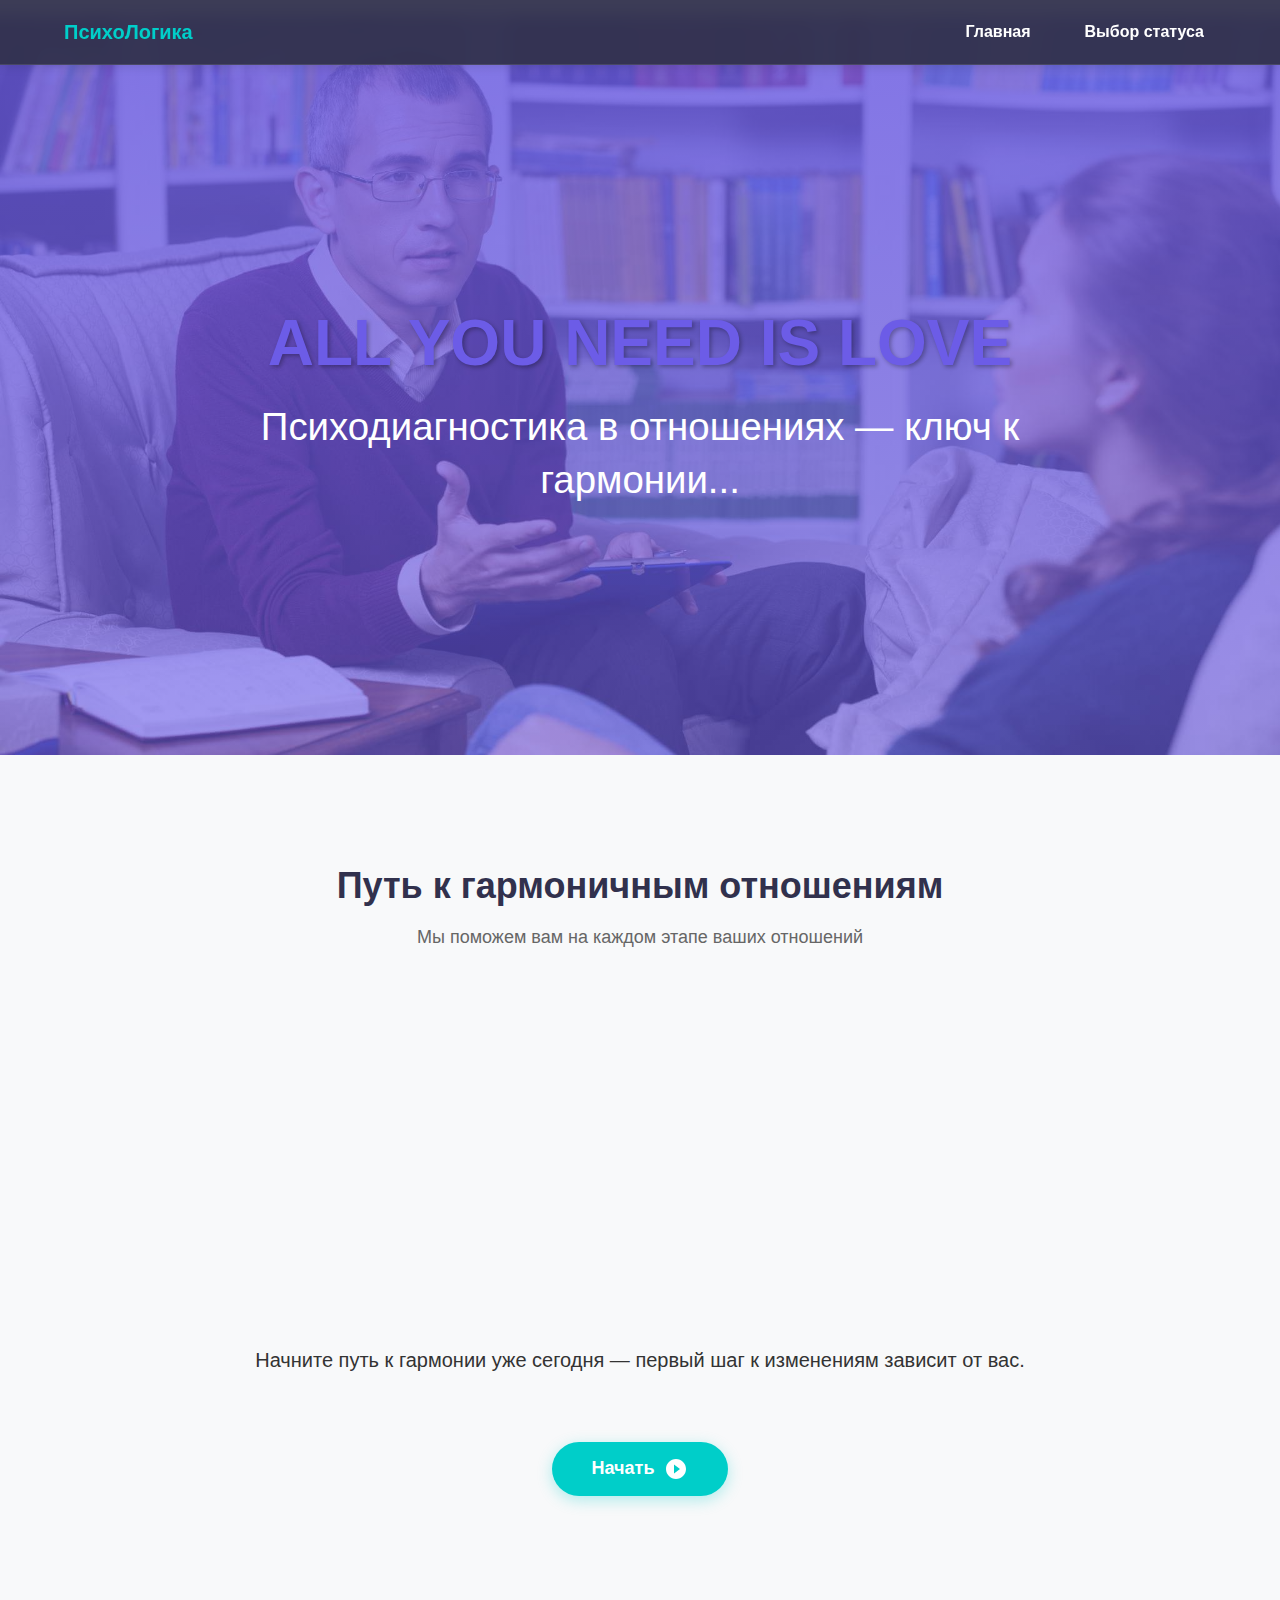
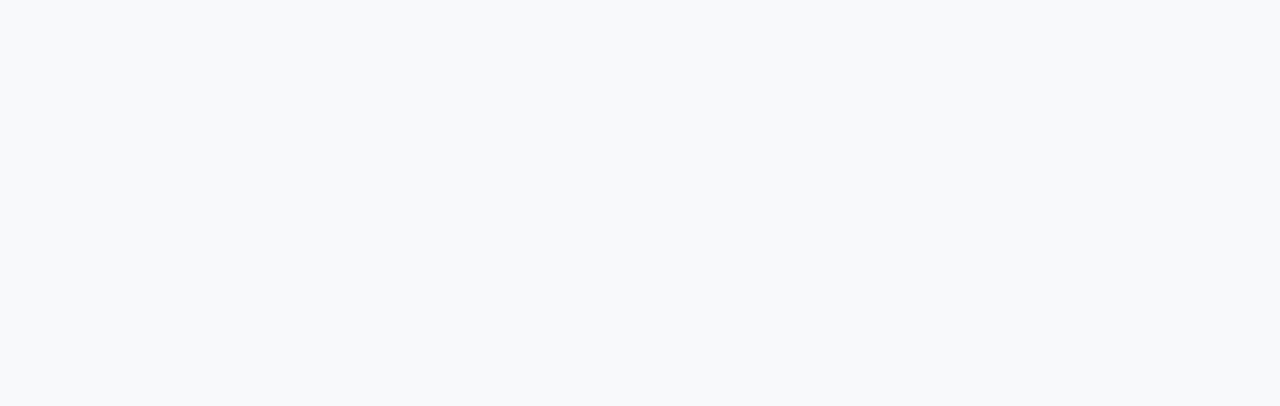
<file: index.html>
<!DOCTYPE html><html lang="en"><head><meta charSet="utf-8"/><meta http-equiv="x-ua-compatible" content="ie=edge"/><meta name="viewport" content="width=device-width, initial-scale=1, shrink-to-fit=no"/><meta name="generator" content="Gatsby 5.14.1"/><meta name="theme-color" content="#6c5ce7"/><style data-href="/styles.bd9ae1c18f332983c71f.css" data-identity="gatsby-global-css">body{background-color:#f8f9fa;color:#333;font-family:Arial,sans-serif;margin:0;padding:0}html{scroll-behavior:smooth}h1,h2,h3{color:#6c5ce7}</style><style>.gatsby-image-wrapper{position:relative;overflow:hidden}.gatsby-image-wrapper picture.object-fit-polyfill{position:static!important}.gatsby-image-wrapper img{bottom:0;height:100%;left:0;margin:0;max-width:none;padding:0;position:absolute;right:0;top:0;width:100%;object-fit:cover}.gatsby-image-wrapper [data-main-image]{opacity:0;transform:translateZ(0);transition:opacity .25s linear;will-change:opacity}.gatsby-image-wrapper-constrained{display:inline-block;vertical-align:top}</style><noscript><style>.gatsby-image-wrapper noscript [data-main-image]{opacity:1!important}.gatsby-image-wrapper [data-placeholder-image]{opacity:0!important}</style></noscript><script type="module">const e="undefined"!=typeof HTMLImageElement&&"loading"in HTMLImageElement.prototype;e&&document.body.addEventListener("load",(function(e){const t=e.target;if(void 0===t.dataset.mainImage)return;if(void 0===t.dataset.gatsbyImageSsr)return;let a=null,n=t;for(;null===a&&n;)void 0!==n.parentNode.dataset.gatsbyImageWrapper&&(a=n.parentNode),n=n.parentNode;const o=a.querySelector("[data-placeholder-image]"),r=new Image;r.src=t.currentSrc,r.decode().catch((()=>{})).then((()=>{t.style.opacity=1,o&&(o.style.opacity=0,o.style.transition="opacity 500ms linear")}))}),!0);</script><style data-styled="" data-styled-version="6.1.17">.kbBiFf{display:flex;align-items:center;justify-content:space-between;position:sticky;top:0;z-index:1000;background:rgba(49,49,77,0.95);padding:15px 5%;backdrop-filter:blur(8px);box-shadow:0 2px 10px rgba(0,0,0,0.1);border-bottom:1px solid rgba(255,255,255,0.1);}/*!sc*/
@media (max-width:768px){.kbBiFf{padding:15px 20px;}}/*!sc*/
data-styled.g1[id="Header__Nav-sc-9eu2yh-0"]{content:"kbBiFf,"}/*!sc*/
.jBtJlJ{color:#00cec9;text-decoration:none;font-size:20px;font-weight:700;margin-right:auto;transition:all 0.3s ease;}/*!sc*/
.jBtJlJ:hover{color:#fff;}/*!sc*/
data-styled.g2[id="Header__Logo-sc-9eu2yh-1"]{content:"jBtJlJ,"}/*!sc*/
.jWpPsr{display:flex;gap:30px;}/*!sc*/
@media (max-width:768px){.jWpPsr{display:none;}}/*!sc*/
data-styled.g3[id="Header__DesktopLinks-sc-9eu2yh-2"]{content:"jWpPsr,"}/*!sc*/
.grIqtR{color:#fff;text-decoration:none;font-size:16px;font-weight:600;padding:8px 12px;border-radius:4px;transition:all 0.3s ease;position:relative;}/*!sc*/
.grIqtR:hover{color:#00cec9;}/*!sc*/
.grIqtR::after{content:"";position:absolute;bottom:-5px;left:50%;transform:translateX(-50%);width:0;height:2px;background:#00cec9;transition:width 0.3s ease;}/*!sc*/
.grIqtR:hover::after{width:70%;}/*!sc*/
data-styled.g4[id="Header__NavLink-sc-9eu2yh-3"]{content:"grIqtR,"}/*!sc*/
.sIoVg{display:none;background:transparent;border:none;cursor:pointer;z-index:999999;flex-direction:column;justify-content:space-between;width:40px;height:19px;}/*!sc*/
@media (max-width:768px){.sIoVg{display:flex;}}/*!sc*/
data-styled.g5[id="Header__BurgerButton-sc-9eu2yh-4"]{content:"sIoVg,"}/*!sc*/
.kiwrCo{display:block;width:100%;height:3px;background:#fff;border-radius:2px;}/*!sc*/
data-styled.g6[id="Header__BurgerLine-sc-9eu2yh-5"]{content:"kiwrCo,"}/*!sc*/
.eYYMBX{background:#31314d;color:white;padding:60px 20px 30px;position:relative;overflow:hidden;}/*!sc*/
data-styled.g9[id="Footer__FooterContainer-sc-1xqajj9-0"]{content:"eYYMBX,"}/*!sc*/
.grxRam{max-width:1200px;margin:0 auto;display:grid;grid-template-columns:repeat(auto-fit,minmax(250px,1fr));gap:40px;}/*!sc*/
data-styled.g10[id="Footer__ContentWrapper-sc-1xqajj9-1"]{content:"grxRam,"}/*!sc*/
.fCjfKG h3{color:#00cec9;margin-bottom:20px;font-size:1.5rem;position:relative;display:inline-block;}/*!sc*/
.fCjfKG h3::after{content:"";position:absolute;bottom:-8px;left:0;width:50px;height:3px;background:#6c5ce7;}/*!sc*/
.fCjfKG p{line-height:1.6;margin-bottom:15px;}/*!sc*/
data-styled.g11[id="Footer__FooterSection-sc-1xqajj9-2"]{content:"fCjfKG,"}/*!sc*/
.fbDkth{color:white;text-decoration:none;display:block;margin-bottom:10px;transition:all 0.3s ease;display:flex;align-items:center;gap:10px;}/*!sc*/
.fbDkth:hover{color:#00cec9;transform:translateX(5px);}/*!sc*/
data-styled.g12[id="Footer__FooterLink-sc-1xqajj9-3"]{content:"fbDkth,"}/*!sc*/
.hDmcKm{color:white;text-decoration:none;display:block;margin-bottom:10px;transition:all 0.3s ease;display:flex;align-items:center;gap:10px;}/*!sc*/
.hDmcKm:hover{color:#00cec9;transform:translateX(5px);}/*!sc*/
data-styled.g13[id="Footer__ExternalLink-sc-1xqajj9-4"]{content:"hDmcKm,"}/*!sc*/
.eSwejp{display:flex;gap:20px;margin-top:20px;}/*!sc*/
data-styled.g14[id="Footer__SocialLinks-sc-1xqajj9-5"]{content:"eSwejp,"}/*!sc*/
.iFZgVe{color:white;font-size:24px;transition:all 0.3s ease;}/*!sc*/
.iFZgVe:hover{color:#00cec9;transform:scale(1.2);}/*!sc*/
data-styled.g15[id="Footer__SocialIcon-sc-1xqajj9-6"]{content:"iFZgVe,"}/*!sc*/
.ctbbfr{text-align:center;margin-top:60px;padding-top:20px;border-top:1px solid rgba(255,255,255,0.1);display:flex;align-items:center;justify-content:center;gap:10px;}/*!sc*/
data-styled.g16[id="Footer__Copyright-sc-1xqajj9-7"]{content:"ctbbfr,"}/*!sc*/
.iQMGr{position:relative;top:-50px;max-width:100%;margin:0 auto;min-height:100vh;}/*!sc*/
data-styled.g17[id="Layout__Main-sc-123tbf3-0"]{content:"iQMGr,"}/*!sc*/
.brQWJu{max-width:1200px;margin:0 auto;padding:0 20px;}/*!sc*/
data-styled.g25[id="pages__Container-sc-6kvjaa-0"]{content:"brQWJu,"}/*!sc*/
.dXtsJW{position:relative;overflow:hidden;text-align:center;padding:100px 20px;background:linear-gradient(rgba(108,92,231,0.8),rgba(108,92,231,0.6)),url(/static/psychologist-f3ab14fc455ed2e00fab9cee4f76e661.jpg) top/cover no-repeat;color:white;min-height:60vh;display:flex;flex-direction:column;justify-content:center;align-items:center;}/*!sc*/
.dXtsJW h1{font-size:clamp(2.5rem,5vw,4rem);text-transform:uppercase;margin-bottom:20px;text-shadow:2px 2px 4px rgba(0,0,0,0.3);}/*!sc*/
.dXtsJW p{font-size:clamp(1.5rem,3vw,2.5rem);max-width:800px;margin:0 auto;line-height:1.4;}/*!sc*/
data-styled.g26[id="pages__Hero-sc-6kvjaa-1"]{content:"dXtsJW,"}/*!sc*/
.duRUlu{padding:80px 0;background:#f8f9fa;text-align:center;}/*!sc*/
data-styled.g27[id="pages__ServicesSection-sc-6kvjaa-2"]{content:"duRUlu,"}/*!sc*/
.bINnUF{display:grid;grid-template-columns:repeat(auto-fit,minmax(300px,1fr));gap:30px;margin-top:50px;}/*!sc*/
data-styled.g28[id="pages__ServiceGrid-sc-6kvjaa-3"]{content:"bINnUF,"}/*!sc*/
.jYTlis{background:white;padding:40px 30px;border-radius:15px;box-shadow:0 10px 30px rgba(0,0,0,0.05);text-align:center;transition:all 0.3s ease;transform-origin:center;will-change:transform,box-shadow;}/*!sc*/
.jYTlis svg{font-size:50px;color:#6c5ce7;margin-bottom:20px;transition:all 0.3s ease;}/*!sc*/
.jYTlis h3{color:#31314d;margin-bottom:15px;font-size:22px;transition:all 0.3s ease;}/*!sc*/
.jYTlis p{color:#666;line-height:1.6;transition:all 0.3s ease;}/*!sc*/
.jYTlis:hover{transform:translateY(-10px) scale(1.03);box-shadow:0 15px 40px rgba(0,0,0,0.15);}/*!sc*/
.jYTlis:hover svg{color:#00cec9;transform:scale(1.1);}/*!sc*/
.jYTlis:hover h3{color:#6c5ce7;}/*!sc*/
.jYTlis:hover p{color:#444;}/*!sc*/
data-styled.g29[id="pages__ServiceCard-sc-6kvjaa-4"]{content:"jYTlis,"}/*!sc*/
.bjhoXy{background:#00cec9;color:white;border:none;padding:15px 40px;font-size:18px;font-weight:bold;border-radius:50px;margin-top:50px;cursor:pointer;display:inline-flex;align-items:center;gap:10px;box-shadow:0 4px 15px rgba(0,206,201,0.3);text-decoration:none;}/*!sc*/
.bjhoXy svg{font-size:24px;}/*!sc*/
data-styled.g30[id="pages__CTAButton-sc-6kvjaa-5"]{content:"bjhoXy,"}/*!sc*/
.hpOtWy{color:#31314d;font-size:36px;margin-bottom:20px;}/*!sc*/
data-styled.g31[id="pages__SectionTitle-sc-6kvjaa-6"]{content:"hpOtWy,"}/*!sc*/
.bNUaTz{color:#666;font-size:18px;max-width:700px;margin:0 auto 40px;}/*!sc*/
data-styled.g32[id="pages__SectionSubtitle-sc-6kvjaa-7"]{content:"bNUaTz,"}/*!sc*/
</style><link rel="icon" href="/favicon-32x32.png?v=5b966d427f926f774e457010d7ba7cb6" type="image/png"/><link rel="manifest" href="/manifest.webmanifest" crossorigin="anonymous"/><link rel="apple-touch-icon" sizes="48x48" href="/icons/icon-48x48.png?v=5b966d427f926f774e457010d7ba7cb6"/><link rel="apple-touch-icon" sizes="72x72" href="/icons/icon-72x72.png?v=5b966d427f926f774e457010d7ba7cb6"/><link rel="apple-touch-icon" sizes="96x96" href="/icons/icon-96x96.png?v=5b966d427f926f774e457010d7ba7cb6"/><link rel="apple-touch-icon" sizes="144x144" href="/icons/icon-144x144.png?v=5b966d427f926f774e457010d7ba7cb6"/><link rel="apple-touch-icon" sizes="192x192" href="/icons/icon-192x192.png?v=5b966d427f926f774e457010d7ba7cb6"/><link rel="apple-touch-icon" sizes="256x256" href="/icons/icon-256x256.png?v=5b966d427f926f774e457010d7ba7cb6"/><link rel="apple-touch-icon" sizes="384x384" href="/icons/icon-384x384.png?v=5b966d427f926f774e457010d7ba7cb6"/><link rel="apple-touch-icon" sizes="512x512" href="/icons/icon-512x512.png?v=5b966d427f926f774e457010d7ba7cb6"/></head><body><div id="___gatsby"><div style="outline:none" tabindex="-1" id="gatsby-focus-wrapper"><nav class="Header__Nav-sc-9eu2yh-0 kbBiFf"><a aria-current="page" class="Header__Logo-sc-9eu2yh-1 jBtJlJ" href="/">ПсихоЛогика</a><div class="Header__DesktopLinks-sc-9eu2yh-2 jWpPsr"><a aria-current="page" class="Header__NavLink-sc-9eu2yh-3 grIqtR" href="/">Главная</a><a class="Header__NavLink-sc-9eu2yh-3 grIqtR" href="/status/">Выбор статуса</a></div><button aria-label="Открыть меню" class="Header__BurgerButton-sc-9eu2yh-4 sIoVg"><span class="Header__BurgerLine-sc-9eu2yh-5 kiwrCo" style="background-color:#fff;transform:none"></span><span class="Header__BurgerLine-sc-9eu2yh-5 kiwrCo" style="opacity:1"></span><span class="Header__BurgerLine-sc-9eu2yh-5 kiwrCo" style="background-color:#fff;transform:none"></span></button></nav><main class="Layout__Main-sc-123tbf3-0 iQMGr"><div class="pages__Hero-sc-6kvjaa-1 dXtsJW"><h1>All you need is love</h1><p>Психодиагностика в отношениях — ключ к гармонии...</p></div><section class="pages__ServicesSection-sc-6kvjaa-2 duRUlu"><div class="pages__Container-sc-6kvjaa-0 brQWJu"><h2 class="pages__SectionTitle-sc-6kvjaa-6 hpOtWy" style="opacity:0">Путь к гармоничным отношениям</h2><p class="pages__SectionSubtitle-sc-6kvjaa-7 bNUaTz" style="opacity:0">Мы поможем вам на каждом этапе ваших отношений</p><div class="pages__ServiceGrid-sc-6kvjaa-3 bINnUF"><div class="pages__ServiceCard-sc-6kvjaa-4 jYTlis" style="opacity:0;transform:translateY(50px)"><style data-emotion="css 1khfbo5">.css-1khfbo5{-webkit-user-select:none;-moz-user-select:none;-ms-user-select:none;user-select:none;width:1em;height:1em;display:inline-block;-webkit-flex-shrink:0;-ms-flex-negative:0;flex-shrink:0;-webkit-transition:fill 200ms cubic-bezier(0.4, 0, 0.2, 1) 0ms;transition:fill 200ms cubic-bezier(0.4, 0, 0.2, 1) 0ms;fill:currentColor;font-size:2.1875rem;}</style><svg class="MuiSvgIcon-root MuiSvgIcon-fontSizeLarge css-1khfbo5" focusable="false" aria-hidden="true" viewBox="0 0 24 24"><path d="m12 21.35-1.45-1.32C5.4 15.36 2 12.28 2 8.5 2 5.42 4.42 3 7.5 3c1.74 0 3.41.81 4.5 2.09C13.09 3.81 14.76 3 16.5 3 19.58 3 22 5.42 22 8.5c0 3.78-3.4 6.86-8.55 11.54z"></path></svg><h3>Поиск отношений</h3><p>Узнайте больше о себе и своих предпочтениях, чтобы найти подходящего партнера.</p></div><div class="pages__ServiceCard-sc-6kvjaa-4 jYTlis" style="opacity:0;transform:translateY(50px)"><style data-emotion="css 1khfbo5">.css-1khfbo5{-webkit-user-select:none;-moz-user-select:none;-ms-user-select:none;user-select:none;width:1em;height:1em;display:inline-block;-webkit-flex-shrink:0;-ms-flex-negative:0;flex-shrink:0;-webkit-transition:fill 200ms cubic-bezier(0.4, 0, 0.2, 1) 0ms;transition:fill 200ms cubic-bezier(0.4, 0, 0.2, 1) 0ms;fill:currentColor;font-size:2.1875rem;}</style><svg class="MuiSvgIcon-root MuiSvgIcon-fontSizeLarge css-1khfbo5" focusable="false" aria-hidden="true" viewBox="0 0 24 24"><path d="M16 11c1.66 0 2.99-1.34 2.99-3S17.66 5 16 5s-3 1.34-3 3 1.34 3 3 3m-8 0c1.66 0 2.99-1.34 2.99-3S9.66 5 8 5 5 6.34 5 8s1.34 3 3 3m0 2c-2.33 0-7 1.17-7 3.5V19h14v-2.5c0-2.33-4.67-3.5-7-3.5m8 0c-.29 0-.62.02-.97.05 1.16.84 1.97 1.97 1.97 3.45V19h6v-2.5c0-2.33-4.67-3.5-7-3.5"></path></svg><h3>Улучшение отношений</h3><p>Пройдите тестирование, чтобы выявить сильные стороны и зоны роста.</p></div><div class="pages__ServiceCard-sc-6kvjaa-4 jYTlis" style="opacity:0;transform:translateY(50px)"><style data-emotion="css 1khfbo5">.css-1khfbo5{-webkit-user-select:none;-moz-user-select:none;-ms-user-select:none;user-select:none;width:1em;height:1em;display:inline-block;-webkit-flex-shrink:0;-ms-flex-negative:0;flex-shrink:0;-webkit-transition:fill 200ms cubic-bezier(0.4, 0, 0.2, 1) 0ms;transition:fill 200ms cubic-bezier(0.4, 0, 0.2, 1) 0ms;fill:currentColor;font-size:2.1875rem;}</style><svg class="MuiSvgIcon-root MuiSvgIcon-fontSizeLarge css-1khfbo5" focusable="false" aria-hidden="true" viewBox="0 0 24 24"><path d="m17.73 12.02 3.98-3.98c.39-.39.39-1.02 0-1.41l-4.34-4.34a.996.996 0 0 0-1.41 0l-3.98 3.98L8 2.29C7.8 2.1 7.55 2 7.29 2c-.25 0-.51.1-.7.29L2.25 6.63c-.39.39-.39 1.02 0 1.41l3.98 3.98L2.25 16c-.39.39-.39 1.02 0 1.41l4.34 4.34c.39.39 1.02.39 1.41 0l3.98-3.98 3.98 3.98c.2.2.45.29.71.29s.51-.1.71-.29l4.34-4.34c.39-.39.39-1.02 0-1.41zM12 9c.55 0 1 .45 1 1s-.45 1-1 1-1-.45-1-1 .45-1 1-1m-4.71 1.96L3.66 7.34l3.63-3.63 3.62 3.62zM10 13c-.55 0-1-.45-1-1s.45-1 1-1 1 .45 1 1-.45 1-1 1m2 2c-.55 0-1-.45-1-1s.45-1 1-1 1 .45 1 1-.45 1-1 1m2-4c.55 0 1 .45 1 1s-.45 1-1 1-1-.45-1-1 .45-1 1-1m2.66 9.34-3.63-3.62 3.63-3.63 3.62 3.62z"></path></svg><h3>Развод или расставание</h3><p>Получите поддержку и советы, как справиться с эмоциональной болью и начать новую жизнь.</p></div></div><p style="margin-top:40px;font-size:20px;opacity:0">Начните путь к гармонии уже сегодня — первый шаг к изменениям зависит от вас.</p><a class="pages__CTAButton-sc-6kvjaa-5 bjhoXy" tabindex="0" href="/status/">Начать <style data-emotion="css q7mezt">.css-q7mezt{-webkit-user-select:none;-moz-user-select:none;-ms-user-select:none;user-select:none;width:1em;height:1em;display:inline-block;-webkit-flex-shrink:0;-ms-flex-negative:0;flex-shrink:0;-webkit-transition:fill 200ms cubic-bezier(0.4, 0, 0.2, 1) 0ms;transition:fill 200ms cubic-bezier(0.4, 0, 0.2, 1) 0ms;fill:currentColor;font-size:1.5rem;}</style><svg class="MuiSvgIcon-root MuiSvgIcon-fontSizeMedium css-q7mezt" focusable="false" aria-hidden="true" viewBox="0 0 24 24"><path d="M12 2C6.48 2 2 6.48 2 12s4.48 10 10 10 10-4.48 10-10S17.52 2 12 2m-2 14.5v-9l6 4.5z"></path></svg></a></div></section></main><footer class="Footer__FooterContainer-sc-1xqajj9-0 eYYMBX" style="opacity:0"><div class="Footer__ContentWrapper-sc-1xqajj9-1 grxRam"><div class="Footer__FooterSection-sc-1xqajj9-2 fCjfKG" style="opacity:0;transform:translateY(20px)"><h3>ПсихоЛогика</h3><p>Ваш проводник в мире гармоничных отношений и личностного роста.</p><div class="Footer__SocialLinks-sc-1xqajj9-5 eSwejp"><a href="https://github.com/vusbeyt" target="_blank" rel="noopener noreferrer" class="Footer__SocialIcon-sc-1xqajj9-6 iFZgVe" tabindex="0"><style data-emotion="css 1l6e05h">.css-1l6e05h{-webkit-user-select:none;-moz-user-select:none;-ms-user-select:none;user-select:none;width:1em;height:1em;display:inline-block;-webkit-flex-shrink:0;-ms-flex-negative:0;flex-shrink:0;-webkit-transition:fill 200ms cubic-bezier(0.4, 0, 0.2, 1) 0ms;transition:fill 200ms cubic-bezier(0.4, 0, 0.2, 1) 0ms;fill:currentColor;font-size:inherit;}</style><svg class="MuiSvgIcon-root MuiSvgIcon-fontSizeInherit css-1l6e05h" focusable="false" aria-hidden="true" viewBox="0 0 24 24"><path d="M12 1.27a11 11 0 00-3.48 21.46c.55.09.73-.28.73-.55v-1.84c-3.03.64-3.67-1.46-3.67-1.46-.55-1.29-1.28-1.65-1.28-1.65-.92-.65.1-.65.1-.65 1.1 0 1.73 1.1 1.73 1.1.92 1.65 2.57 1.2 3.21.92a2 2 0 01.64-1.47c-2.47-.27-5.04-1.19-5.04-5.5 0-1.1.46-2.1 1.2-2.84a3.76 3.76 0 010-2.93s.91-.28 3.11 1.1c1.8-.49 3.7-.49 5.5 0 2.1-1.38 3.02-1.1 3.02-1.1a3.76 3.76 0 010 2.93c.83.74 1.2 1.74 1.2 2.94 0 4.21-2.57 5.13-5.04 5.4.45.37.82.92.82 2.02v3.03c0 .27.1.64.73.55A11 11 0 0012 1.27"></path></svg></a></div></div><div class="Footer__FooterSection-sc-1xqajj9-2 fCjfKG" style="opacity:0;transform:translateY(20px)"><h3>Навигация</h3><a aria-current="page" class="Footer__FooterLink-sc-1xqajj9-3 fbDkth" href="/">Главная</a><a class="Footer__FooterLink-sc-1xqajj9-3 fbDkth" href="/status/">Выбор статуса</a></div><div class="Footer__FooterSection-sc-1xqajj9-2 fCjfKG" style="opacity:0;transform:translateY(20px)"><h3>Контакты</h3><a href="mailto:h.frydrykh@sava.team" class="Footer__ExternalLink-sc-1xqajj9-4 hDmcKm"><style data-emotion="css q7mezt">.css-q7mezt{-webkit-user-select:none;-moz-user-select:none;-ms-user-select:none;user-select:none;width:1em;height:1em;display:inline-block;-webkit-flex-shrink:0;-ms-flex-negative:0;flex-shrink:0;-webkit-transition:fill 200ms cubic-bezier(0.4, 0, 0.2, 1) 0ms;transition:fill 200ms cubic-bezier(0.4, 0, 0.2, 1) 0ms;fill:currentColor;font-size:1.5rem;}</style><svg class="MuiSvgIcon-root MuiSvgIcon-fontSizeMedium css-q7mezt" focusable="false" aria-hidden="true" viewBox="0 0 24 24"><path d="M20 4H4c-1.1 0-1.99.9-1.99 2L2 18c0 1.1.9 2 2 2h16c1.1 0 2-.9 2-2V6c0-1.1-.9-2-2-2m0 4-8 5-8-5V6l8 5 8-5z"></path></svg> h.frydrykh@sava.team</a></div></div><div class="Footer__Copyright-sc-1xqajj9-7 ctbbfr" style="opacity:0"><style data-emotion="css q7mezt">.css-q7mezt{-webkit-user-select:none;-moz-user-select:none;-ms-user-select:none;user-select:none;width:1em;height:1em;display:inline-block;-webkit-flex-shrink:0;-ms-flex-negative:0;flex-shrink:0;-webkit-transition:fill 200ms cubic-bezier(0.4, 0, 0.2, 1) 0ms;transition:fill 200ms cubic-bezier(0.4, 0, 0.2, 1) 0ms;fill:currentColor;font-size:1.5rem;}</style><svg class="MuiSvgIcon-root MuiSvgIcon-fontSizeMedium css-q7mezt" focusable="false" aria-hidden="true" viewBox="0 0 24 24" style="color:#ff6b81;font-size:20px"><path d="m12 21.35-1.45-1.32C5.4 15.36 2 12.28 2 8.5 2 5.42 4.42 3 7.5 3c1.74 0 3.41.81 4.5 2.09C13.09 3.81 14.76 3 16.5 3 19.58 3 22 5.42 22 8.5c0 3.78-3.4 6.86-8.55 11.54z"></path></svg><span>© <!-- -->2025<!-- --> ПсихоЛогика. Все права защищены.</span></div></footer></div><div id="gatsby-announcer" style="position:absolute;top:0;width:1px;height:1px;padding:0;overflow:hidden;clip:rect(0, 0, 0, 0);white-space:nowrap;border:0" aria-live="assertive" aria-atomic="true"></div></div><script id="gatsby-script-loader">/*<![CDATA[*/window.pagePath="/";/*]]>*/</script><!-- slice-start id="_gatsby-scripts-1" -->
          <script
            id="gatsby-chunk-mapping"
          >
            window.___chunkMapping="{\"app\":[\"/app-f17caa05f6244ab0e189.js\"],\"component---src-pages-breakup-js\":[\"/component---src-pages-breakup-js-03129fa5b1c339c3f129.js\"],\"component---src-pages-index-js\":[\"/component---src-pages-index-js-16e9596483a64df586cf.js\"],\"component---src-pages-relationship-js\":[\"/component---src-pages-relationship-js-6c8f9a6cd87b776d24cf.js\"],\"component---src-pages-search-js\":[\"/component---src-pages-search-js-b828388e60e3b52a87f8.js\"],\"component---src-pages-status-js\":[\"/component---src-pages-status-js-2fa564d7f060bf2aa768.js\"]}";
          </script>
        <script>window.___webpackCompilationHash="ffa01f9038ac9a09087e";</script><script src="/webpack-runtime-27dd31e25a2a624c3c4c.js" async></script><script src="/framework-7d8fff2ba47d48f85304.js" async></script><script src="/app-f17caa05f6244ab0e189.js" async></script><!-- slice-end id="_gatsby-scripts-1" --></body></html>
</file>
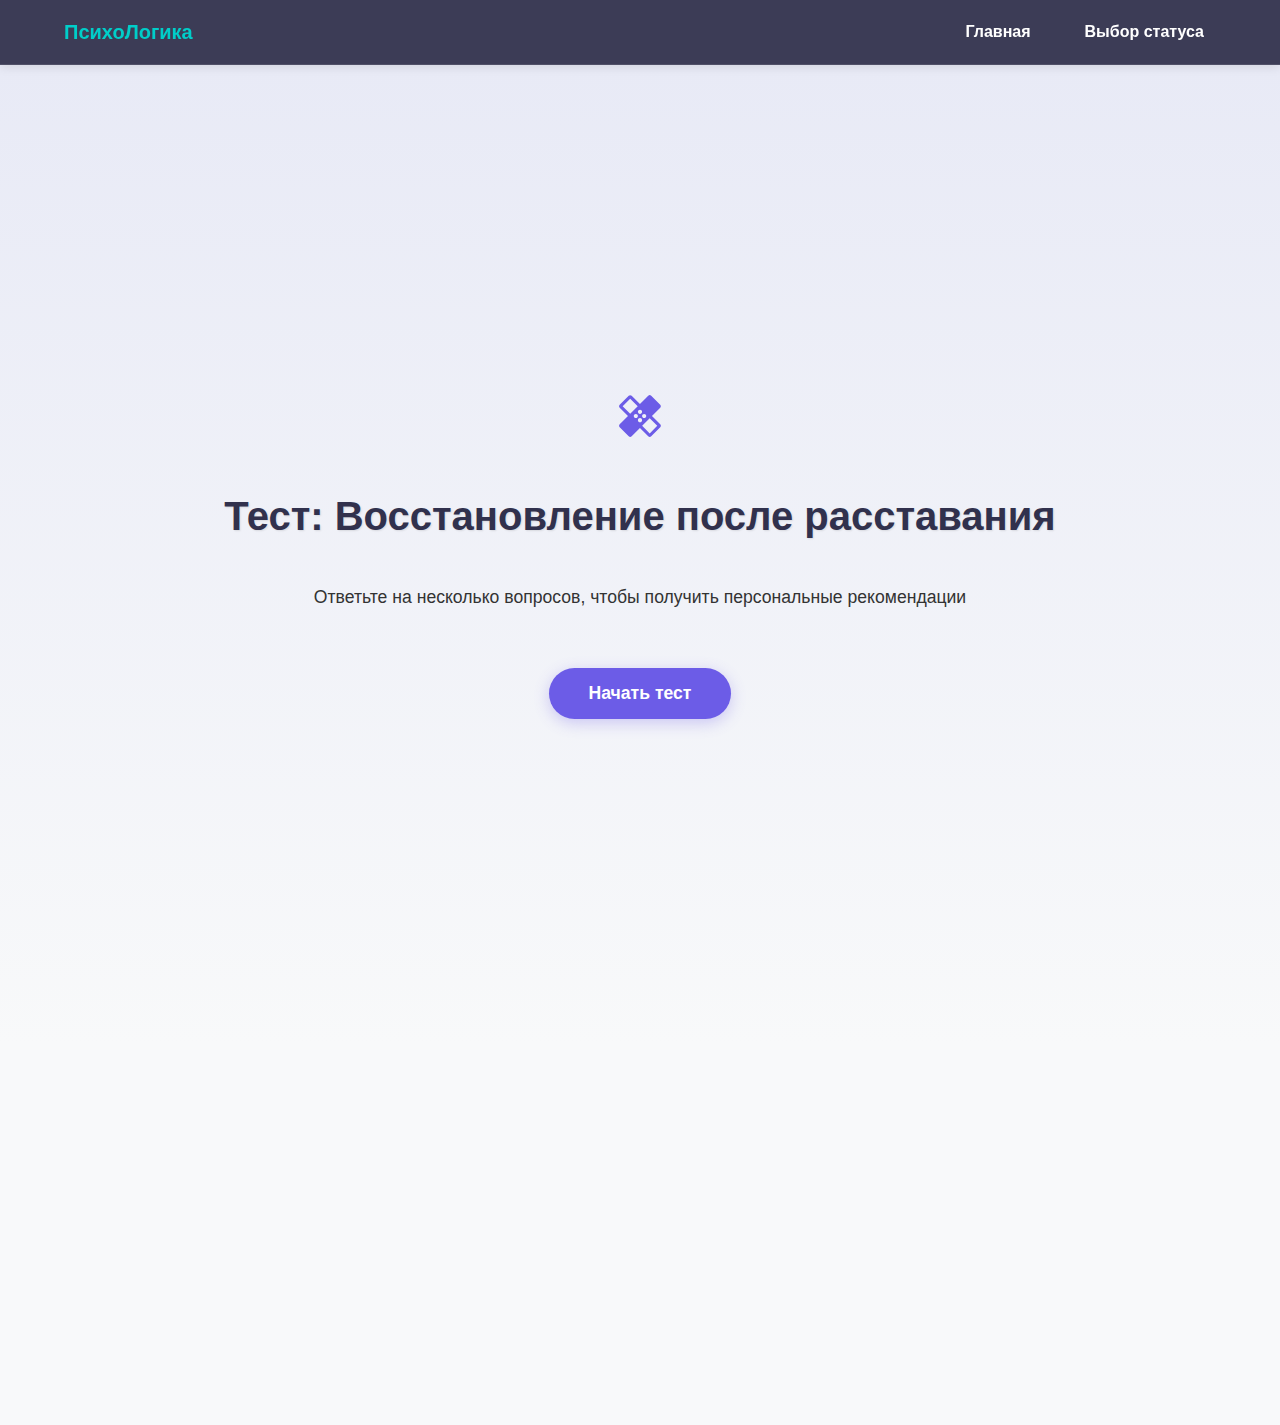
<file: breakup/index.html>
<!DOCTYPE html><html lang="en"><head><meta charSet="utf-8"/><meta http-equiv="x-ua-compatible" content="ie=edge"/><meta name="viewport" content="width=device-width, initial-scale=1, shrink-to-fit=no"/><meta name="generator" content="Gatsby 5.14.1"/><meta name="theme-color" content="#6c5ce7"/><style data-href="/styles.bd9ae1c18f332983c71f.css" data-identity="gatsby-global-css">body{background-color:#f8f9fa;color:#333;font-family:Arial,sans-serif;margin:0;padding:0}html{scroll-behavior:smooth}h1,h2,h3{color:#6c5ce7}</style><style>.gatsby-image-wrapper{position:relative;overflow:hidden}.gatsby-image-wrapper picture.object-fit-polyfill{position:static!important}.gatsby-image-wrapper img{bottom:0;height:100%;left:0;margin:0;max-width:none;padding:0;position:absolute;right:0;top:0;width:100%;object-fit:cover}.gatsby-image-wrapper [data-main-image]{opacity:0;transform:translateZ(0);transition:opacity .25s linear;will-change:opacity}.gatsby-image-wrapper-constrained{display:inline-block;vertical-align:top}</style><noscript><style>.gatsby-image-wrapper noscript [data-main-image]{opacity:1!important}.gatsby-image-wrapper [data-placeholder-image]{opacity:0!important}</style></noscript><script type="module">const e="undefined"!=typeof HTMLImageElement&&"loading"in HTMLImageElement.prototype;e&&document.body.addEventListener("load",(function(e){const t=e.target;if(void 0===t.dataset.mainImage)return;if(void 0===t.dataset.gatsbyImageSsr)return;let a=null,n=t;for(;null===a&&n;)void 0!==n.parentNode.dataset.gatsbyImageWrapper&&(a=n.parentNode),n=n.parentNode;const o=a.querySelector("[data-placeholder-image]"),r=new Image;r.src=t.currentSrc,r.decode().catch((()=>{})).then((()=>{t.style.opacity=1,o&&(o.style.opacity=0,o.style.transition="opacity 500ms linear")}))}),!0);</script><style data-styled="" data-styled-version="6.1.17">.kbBiFf{display:flex;align-items:center;justify-content:space-between;position:sticky;top:0;z-index:1000;background:rgba(49,49,77,0.95);padding:15px 5%;backdrop-filter:blur(8px);box-shadow:0 2px 10px rgba(0,0,0,0.1);border-bottom:1px solid rgba(255,255,255,0.1);}/*!sc*/
@media (max-width:768px){.kbBiFf{padding:15px 20px;}}/*!sc*/
data-styled.g1[id="Header__Nav-sc-9eu2yh-0"]{content:"kbBiFf,"}/*!sc*/
.jBtJlJ{color:#00cec9;text-decoration:none;font-size:20px;font-weight:700;margin-right:auto;transition:all 0.3s ease;}/*!sc*/
.jBtJlJ:hover{color:#fff;}/*!sc*/
data-styled.g2[id="Header__Logo-sc-9eu2yh-1"]{content:"jBtJlJ,"}/*!sc*/
.jWpPsr{display:flex;gap:30px;}/*!sc*/
@media (max-width:768px){.jWpPsr{display:none;}}/*!sc*/
data-styled.g3[id="Header__DesktopLinks-sc-9eu2yh-2"]{content:"jWpPsr,"}/*!sc*/
.grIqtR{color:#fff;text-decoration:none;font-size:16px;font-weight:600;padding:8px 12px;border-radius:4px;transition:all 0.3s ease;position:relative;}/*!sc*/
.grIqtR:hover{color:#00cec9;}/*!sc*/
.grIqtR::after{content:"";position:absolute;bottom:-5px;left:50%;transform:translateX(-50%);width:0;height:2px;background:#00cec9;transition:width 0.3s ease;}/*!sc*/
.grIqtR:hover::after{width:70%;}/*!sc*/
data-styled.g4[id="Header__NavLink-sc-9eu2yh-3"]{content:"grIqtR,"}/*!sc*/
.sIoVg{display:none;background:transparent;border:none;cursor:pointer;z-index:999999;flex-direction:column;justify-content:space-between;width:40px;height:19px;}/*!sc*/
@media (max-width:768px){.sIoVg{display:flex;}}/*!sc*/
data-styled.g5[id="Header__BurgerButton-sc-9eu2yh-4"]{content:"sIoVg,"}/*!sc*/
.kiwrCo{display:block;width:100%;height:3px;background:#fff;border-radius:2px;}/*!sc*/
data-styled.g6[id="Header__BurgerLine-sc-9eu2yh-5"]{content:"kiwrCo,"}/*!sc*/
.eYYMBX{background:#31314d;color:white;padding:60px 20px 30px;position:relative;overflow:hidden;}/*!sc*/
data-styled.g9[id="Footer__FooterContainer-sc-1xqajj9-0"]{content:"eYYMBX,"}/*!sc*/
.grxRam{max-width:1200px;margin:0 auto;display:grid;grid-template-columns:repeat(auto-fit,minmax(250px,1fr));gap:40px;}/*!sc*/
data-styled.g10[id="Footer__ContentWrapper-sc-1xqajj9-1"]{content:"grxRam,"}/*!sc*/
.fCjfKG h3{color:#00cec9;margin-bottom:20px;font-size:1.5rem;position:relative;display:inline-block;}/*!sc*/
.fCjfKG h3::after{content:"";position:absolute;bottom:-8px;left:0;width:50px;height:3px;background:#6c5ce7;}/*!sc*/
.fCjfKG p{line-height:1.6;margin-bottom:15px;}/*!sc*/
data-styled.g11[id="Footer__FooterSection-sc-1xqajj9-2"]{content:"fCjfKG,"}/*!sc*/
.fbDkth{color:white;text-decoration:none;display:block;margin-bottom:10px;transition:all 0.3s ease;display:flex;align-items:center;gap:10px;}/*!sc*/
.fbDkth:hover{color:#00cec9;transform:translateX(5px);}/*!sc*/
data-styled.g12[id="Footer__FooterLink-sc-1xqajj9-3"]{content:"fbDkth,"}/*!sc*/
.hDmcKm{color:white;text-decoration:none;display:block;margin-bottom:10px;transition:all 0.3s ease;display:flex;align-items:center;gap:10px;}/*!sc*/
.hDmcKm:hover{color:#00cec9;transform:translateX(5px);}/*!sc*/
data-styled.g13[id="Footer__ExternalLink-sc-1xqajj9-4"]{content:"hDmcKm,"}/*!sc*/
.eSwejp{display:flex;gap:20px;margin-top:20px;}/*!sc*/
data-styled.g14[id="Footer__SocialLinks-sc-1xqajj9-5"]{content:"eSwejp,"}/*!sc*/
.iFZgVe{color:white;font-size:24px;transition:all 0.3s ease;}/*!sc*/
.iFZgVe:hover{color:#00cec9;transform:scale(1.2);}/*!sc*/
data-styled.g15[id="Footer__SocialIcon-sc-1xqajj9-6"]{content:"iFZgVe,"}/*!sc*/
.ctbbfr{text-align:center;margin-top:60px;padding-top:20px;border-top:1px solid rgba(255,255,255,0.1);display:flex;align-items:center;justify-content:center;gap:10px;}/*!sc*/
data-styled.g16[id="Footer__Copyright-sc-1xqajj9-7"]{content:"ctbbfr,"}/*!sc*/
.iQMGr{position:relative;top:-50px;max-width:100%;margin:0 auto;min-height:100vh;}/*!sc*/
data-styled.g17[id="Layout__Main-sc-123tbf3-0"]{content:"iQMGr,"}/*!sc*/
.jOrVNV{position:relative;top:50px;display:flex;flex-direction:column;justify-content:center;align-items:center;min-height:100vh;padding:40px 20px;background:linear-gradient(to top,#f8f9fa,#e8eaf6);text-align:center;}/*!sc*/
data-styled.g18[id="StatusTestPage__Container-sc-kshhh7-0"]{content:"jOrVNV,"}/*!sc*/
.bKoNLU{font-size:2.5rem;color:#31314d;margin-bottom:30px;text-shadow:1px 1px 2px rgba(0,0,0,0.1);}/*!sc*/
@media (max-width:768px){.bKoNLU{font-size:2rem;}}/*!sc*/
data-styled.g19[id="StatusTestPage__Title-sc-kshhh7-1"]{content:"bKoNLU,"}/*!sc*/
.gYfrRo{background:#6c5ce7;color:white;border:none;margin-top:20px;padding:15px 40px;font-size:1.1rem;font-weight:bold;border-radius:50px;margin-top:30px;cursor:pointer;box-shadow:0 4px 15px rgba(108,92,231,0.3);transition:all 0.3s ease;}/*!sc*/
.gYfrRo:hover{background:#5649c0;transform:translateY(-3px);}/*!sc*/
data-styled.g24[id="StatusTestPage__SubmitButton-sc-kshhh7-6"]{content:"gYfrRo,"}/*!sc*/
</style><link rel="icon" href="/favicon-32x32.png?v=5b966d427f926f774e457010d7ba7cb6" type="image/png"/><link rel="manifest" href="/manifest.webmanifest" crossorigin="anonymous"/><link rel="apple-touch-icon" sizes="48x48" href="/icons/icon-48x48.png?v=5b966d427f926f774e457010d7ba7cb6"/><link rel="apple-touch-icon" sizes="72x72" href="/icons/icon-72x72.png?v=5b966d427f926f774e457010d7ba7cb6"/><link rel="apple-touch-icon" sizes="96x96" href="/icons/icon-96x96.png?v=5b966d427f926f774e457010d7ba7cb6"/><link rel="apple-touch-icon" sizes="144x144" href="/icons/icon-144x144.png?v=5b966d427f926f774e457010d7ba7cb6"/><link rel="apple-touch-icon" sizes="192x192" href="/icons/icon-192x192.png?v=5b966d427f926f774e457010d7ba7cb6"/><link rel="apple-touch-icon" sizes="256x256" href="/icons/icon-256x256.png?v=5b966d427f926f774e457010d7ba7cb6"/><link rel="apple-touch-icon" sizes="384x384" href="/icons/icon-384x384.png?v=5b966d427f926f774e457010d7ba7cb6"/><link rel="apple-touch-icon" sizes="512x512" href="/icons/icon-512x512.png?v=5b966d427f926f774e457010d7ba7cb6"/></head><body><div id="___gatsby"><div style="outline:none" tabindex="-1" id="gatsby-focus-wrapper"><nav class="Header__Nav-sc-9eu2yh-0 kbBiFf"><a class="Header__Logo-sc-9eu2yh-1 jBtJlJ" href="/">ПсихоЛогика</a><div class="Header__DesktopLinks-sc-9eu2yh-2 jWpPsr"><a class="Header__NavLink-sc-9eu2yh-3 grIqtR" href="/">Главная</a><a class="Header__NavLink-sc-9eu2yh-3 grIqtR" href="/status/">Выбор статуса</a></div><button aria-label="Открыть меню" class="Header__BurgerButton-sc-9eu2yh-4 sIoVg"><span class="Header__BurgerLine-sc-9eu2yh-5 kiwrCo" style="background-color:#fff;transform:none"></span><span class="Header__BurgerLine-sc-9eu2yh-5 kiwrCo" style="opacity:1"></span><span class="Header__BurgerLine-sc-9eu2yh-5 kiwrCo" style="background-color:#fff;transform:none"></span></button></nav><main class="Layout__Main-sc-123tbf3-0 iQMGr"><div class="StatusTestPage__Container-sc-kshhh7-0 jOrVNV"><style data-emotion="css q7mezt">.css-q7mezt{-webkit-user-select:none;-moz-user-select:none;-ms-user-select:none;user-select:none;width:1em;height:1em;display:inline-block;-webkit-flex-shrink:0;-ms-flex-negative:0;flex-shrink:0;-webkit-transition:fill 200ms cubic-bezier(0.4, 0, 0.2, 1) 0ms;transition:fill 200ms cubic-bezier(0.4, 0, 0.2, 1) 0ms;fill:currentColor;font-size:1.5rem;}</style><svg class="MuiSvgIcon-root MuiSvgIcon-fontSizeMedium css-q7mezt" focusable="false" aria-hidden="true" viewBox="0 0 24 24" style="font-size:50px;color:#6c5ce7;margin-bottom:20px"><path d="m17.73 12.02 3.98-3.98c.39-.39.39-1.02 0-1.41l-4.34-4.34a.996.996 0 0 0-1.41 0l-3.98 3.98L8 2.29C7.8 2.1 7.55 2 7.29 2c-.25 0-.51.1-.7.29L2.25 6.63c-.39.39-.39 1.02 0 1.41l3.98 3.98L2.25 16c-.39.39-.39 1.02 0 1.41l4.34 4.34c.39.39 1.02.39 1.41 0l3.98-3.98 3.98 3.98c.2.2.45.29.71.29s.51-.1.71-.29l4.34-4.34c.39-.39.39-1.02 0-1.41zM12 9c.55 0 1 .45 1 1s-.45 1-1 1-1-.45-1-1 .45-1 1-1m-4.71 1.96L3.66 7.34l3.63-3.63 3.62 3.62zM10 13c-.55 0-1-.45-1-1s.45-1 1-1 1 .45 1 1-.45 1-1 1m2 2c-.55 0-1-.45-1-1s.45-1 1-1 1 .45 1 1-.45 1-1 1m2-4c.55 0 1 .45 1 1s-.45 1-1 1-1-.45-1-1 .45-1 1-1m2.66 9.34-3.63-3.62 3.63-3.63 3.62 3.62z"></path></svg><h2 class="StatusTestPage__Title-sc-kshhh7-1 bKoNLU">Тест: Восстановление после расставания</h2><div style="opacity:0"><p style="margin-bottom:30px;font-size:1.1rem">Ответьте на несколько вопросов, чтобы получить персональные рекомендации</p><button class="StatusTestPage__SubmitButton-sc-kshhh7-6 gYfrRo" tabindex="0">Начать тест</button></div></div></main><footer class="Footer__FooterContainer-sc-1xqajj9-0 eYYMBX" style="opacity:0"><div class="Footer__ContentWrapper-sc-1xqajj9-1 grxRam"><div class="Footer__FooterSection-sc-1xqajj9-2 fCjfKG" style="opacity:0;transform:translateY(20px)"><h3>ПсихоЛогика</h3><p>Ваш проводник в мире гармоничных отношений и личностного роста.</p><div class="Footer__SocialLinks-sc-1xqajj9-5 eSwejp"><a href="https://github.com/vusbeyt" target="_blank" rel="noopener noreferrer" class="Footer__SocialIcon-sc-1xqajj9-6 iFZgVe" tabindex="0"><style data-emotion="css 1l6e05h">.css-1l6e05h{-webkit-user-select:none;-moz-user-select:none;-ms-user-select:none;user-select:none;width:1em;height:1em;display:inline-block;-webkit-flex-shrink:0;-ms-flex-negative:0;flex-shrink:0;-webkit-transition:fill 200ms cubic-bezier(0.4, 0, 0.2, 1) 0ms;transition:fill 200ms cubic-bezier(0.4, 0, 0.2, 1) 0ms;fill:currentColor;font-size:inherit;}</style><svg class="MuiSvgIcon-root MuiSvgIcon-fontSizeInherit css-1l6e05h" focusable="false" aria-hidden="true" viewBox="0 0 24 24"><path d="M12 1.27a11 11 0 00-3.48 21.46c.55.09.73-.28.73-.55v-1.84c-3.03.64-3.67-1.46-3.67-1.46-.55-1.29-1.28-1.65-1.28-1.65-.92-.65.1-.65.1-.65 1.1 0 1.73 1.1 1.73 1.1.92 1.65 2.57 1.2 3.21.92a2 2 0 01.64-1.47c-2.47-.27-5.04-1.19-5.04-5.5 0-1.1.46-2.1 1.2-2.84a3.76 3.76 0 010-2.93s.91-.28 3.11 1.1c1.8-.49 3.7-.49 5.5 0 2.1-1.38 3.02-1.1 3.02-1.1a3.76 3.76 0 010 2.93c.83.74 1.2 1.74 1.2 2.94 0 4.21-2.57 5.13-5.04 5.4.45.37.82.92.82 2.02v3.03c0 .27.1.64.73.55A11 11 0 0012 1.27"></path></svg></a></div></div><div class="Footer__FooterSection-sc-1xqajj9-2 fCjfKG" style="opacity:0;transform:translateY(20px)"><h3>Навигация</h3><a class="Footer__FooterLink-sc-1xqajj9-3 fbDkth" href="/">Главная</a><a class="Footer__FooterLink-sc-1xqajj9-3 fbDkth" href="/status/">Выбор статуса</a></div><div class="Footer__FooterSection-sc-1xqajj9-2 fCjfKG" style="opacity:0;transform:translateY(20px)"><h3>Контакты</h3><a href="mailto:h.frydrykh@sava.team" class="Footer__ExternalLink-sc-1xqajj9-4 hDmcKm"><style data-emotion="css q7mezt">.css-q7mezt{-webkit-user-select:none;-moz-user-select:none;-ms-user-select:none;user-select:none;width:1em;height:1em;display:inline-block;-webkit-flex-shrink:0;-ms-flex-negative:0;flex-shrink:0;-webkit-transition:fill 200ms cubic-bezier(0.4, 0, 0.2, 1) 0ms;transition:fill 200ms cubic-bezier(0.4, 0, 0.2, 1) 0ms;fill:currentColor;font-size:1.5rem;}</style><svg class="MuiSvgIcon-root MuiSvgIcon-fontSizeMedium css-q7mezt" focusable="false" aria-hidden="true" viewBox="0 0 24 24"><path d="M20 4H4c-1.1 0-1.99.9-1.99 2L2 18c0 1.1.9 2 2 2h16c1.1 0 2-.9 2-2V6c0-1.1-.9-2-2-2m0 4-8 5-8-5V6l8 5 8-5z"></path></svg> h.frydrykh@sava.team</a></div></div><div class="Footer__Copyright-sc-1xqajj9-7 ctbbfr" style="opacity:0"><style data-emotion="css q7mezt">.css-q7mezt{-webkit-user-select:none;-moz-user-select:none;-ms-user-select:none;user-select:none;width:1em;height:1em;display:inline-block;-webkit-flex-shrink:0;-ms-flex-negative:0;flex-shrink:0;-webkit-transition:fill 200ms cubic-bezier(0.4, 0, 0.2, 1) 0ms;transition:fill 200ms cubic-bezier(0.4, 0, 0.2, 1) 0ms;fill:currentColor;font-size:1.5rem;}</style><svg class="MuiSvgIcon-root MuiSvgIcon-fontSizeMedium css-q7mezt" focusable="false" aria-hidden="true" viewBox="0 0 24 24" style="color:#ff6b81;font-size:20px"><path d="m12 21.35-1.45-1.32C5.4 15.36 2 12.28 2 8.5 2 5.42 4.42 3 7.5 3c1.74 0 3.41.81 4.5 2.09C13.09 3.81 14.76 3 16.5 3 19.58 3 22 5.42 22 8.5c0 3.78-3.4 6.86-8.55 11.54z"></path></svg><span>© <!-- -->2025<!-- --> ПсихоЛогика. Все права защищены.</span></div></footer></div><div id="gatsby-announcer" style="position:absolute;top:0;width:1px;height:1px;padding:0;overflow:hidden;clip:rect(0, 0, 0, 0);white-space:nowrap;border:0" aria-live="assertive" aria-atomic="true"></div></div><script id="gatsby-script-loader">/*<![CDATA[*/window.pagePath="/breakup/";/*]]>*/</script><!-- slice-start id="_gatsby-scripts-1" -->
          <script
            id="gatsby-chunk-mapping"
          >
            window.___chunkMapping="{\"app\":[\"/app-f17caa05f6244ab0e189.js\"],\"component---src-pages-breakup-js\":[\"/component---src-pages-breakup-js-03129fa5b1c339c3f129.js\"],\"component---src-pages-index-js\":[\"/component---src-pages-index-js-16e9596483a64df586cf.js\"],\"component---src-pages-relationship-js\":[\"/component---src-pages-relationship-js-6c8f9a6cd87b776d24cf.js\"],\"component---src-pages-search-js\":[\"/component---src-pages-search-js-b828388e60e3b52a87f8.js\"],\"component---src-pages-status-js\":[\"/component---src-pages-status-js-2fa564d7f060bf2aa768.js\"]}";
          </script>
        <script>window.___webpackCompilationHash="ffa01f9038ac9a09087e";</script><script src="/webpack-runtime-27dd31e25a2a624c3c4c.js" async></script><script src="/framework-7d8fff2ba47d48f85304.js" async></script><script src="/app-f17caa05f6244ab0e189.js" async></script><!-- slice-end id="_gatsby-scripts-1" --></body></html>
</file>
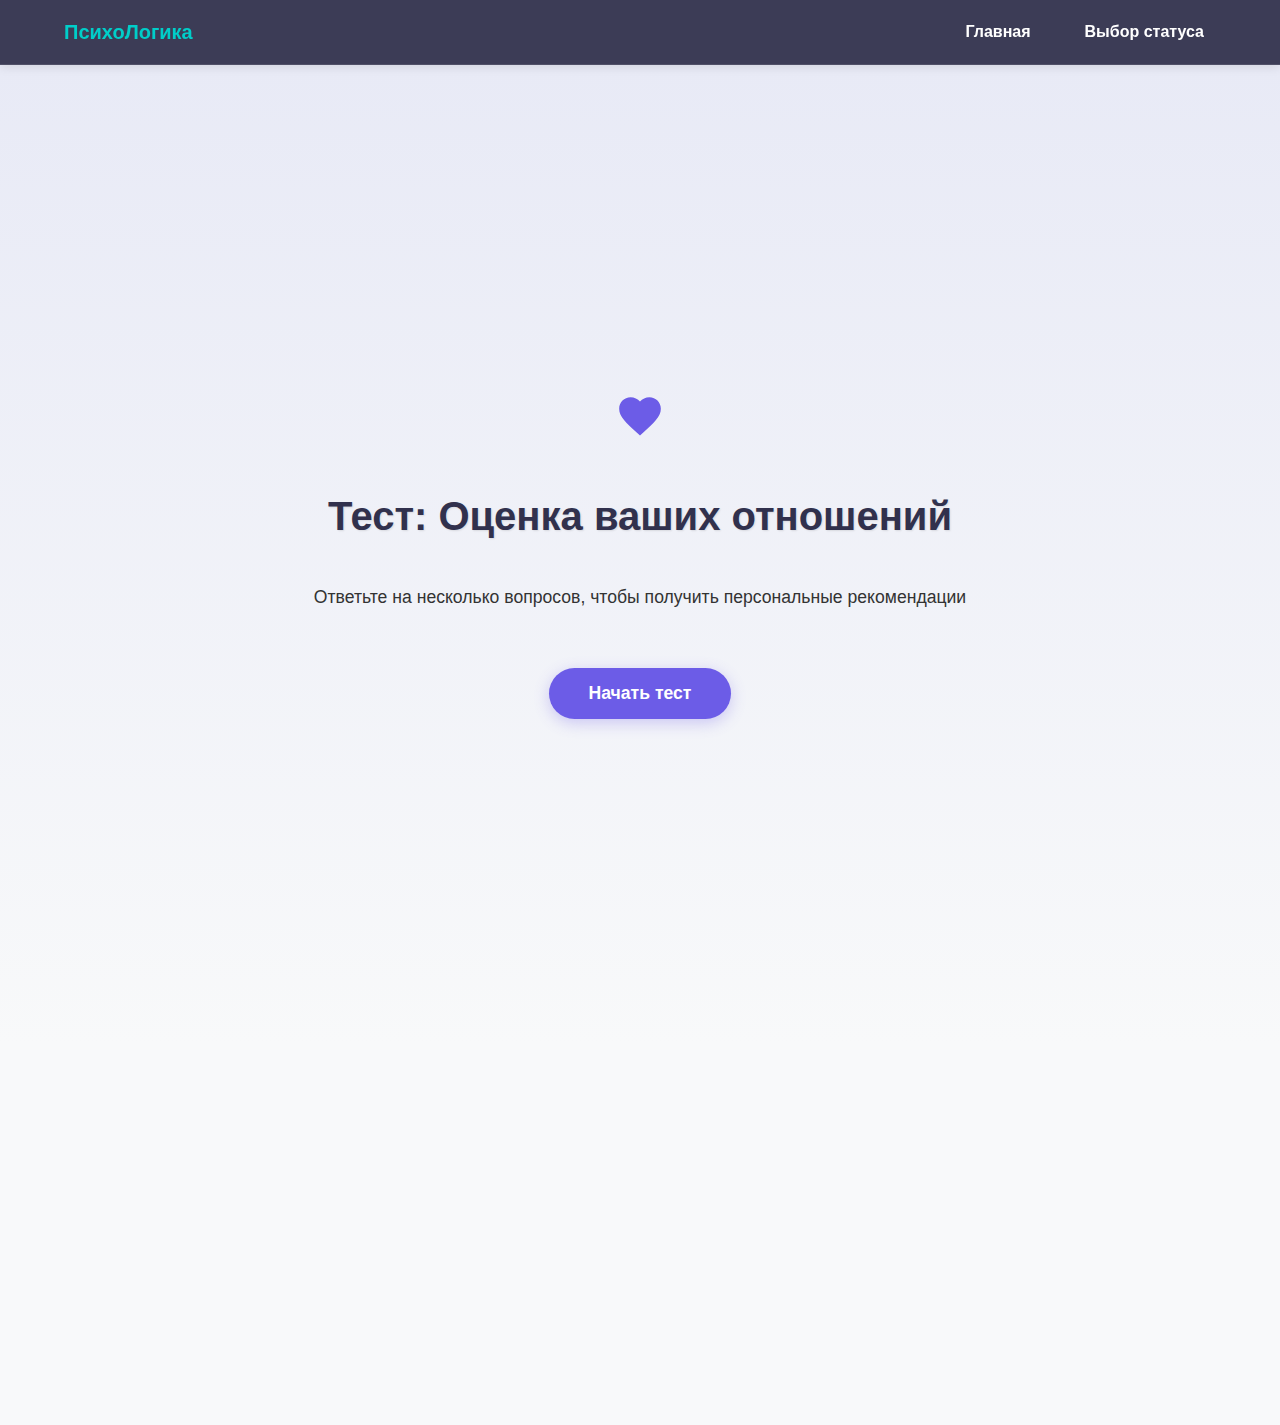
<file: relationship/index.html>
<!DOCTYPE html><html lang="en"><head><meta charSet="utf-8"/><meta http-equiv="x-ua-compatible" content="ie=edge"/><meta name="viewport" content="width=device-width, initial-scale=1, shrink-to-fit=no"/><meta name="generator" content="Gatsby 5.14.1"/><meta name="theme-color" content="#6c5ce7"/><style data-href="/styles.bd9ae1c18f332983c71f.css" data-identity="gatsby-global-css">body{background-color:#f8f9fa;color:#333;font-family:Arial,sans-serif;margin:0;padding:0}html{scroll-behavior:smooth}h1,h2,h3{color:#6c5ce7}</style><style>.gatsby-image-wrapper{position:relative;overflow:hidden}.gatsby-image-wrapper picture.object-fit-polyfill{position:static!important}.gatsby-image-wrapper img{bottom:0;height:100%;left:0;margin:0;max-width:none;padding:0;position:absolute;right:0;top:0;width:100%;object-fit:cover}.gatsby-image-wrapper [data-main-image]{opacity:0;transform:translateZ(0);transition:opacity .25s linear;will-change:opacity}.gatsby-image-wrapper-constrained{display:inline-block;vertical-align:top}</style><noscript><style>.gatsby-image-wrapper noscript [data-main-image]{opacity:1!important}.gatsby-image-wrapper [data-placeholder-image]{opacity:0!important}</style></noscript><script type="module">const e="undefined"!=typeof HTMLImageElement&&"loading"in HTMLImageElement.prototype;e&&document.body.addEventListener("load",(function(e){const t=e.target;if(void 0===t.dataset.mainImage)return;if(void 0===t.dataset.gatsbyImageSsr)return;let a=null,n=t;for(;null===a&&n;)void 0!==n.parentNode.dataset.gatsbyImageWrapper&&(a=n.parentNode),n=n.parentNode;const o=a.querySelector("[data-placeholder-image]"),r=new Image;r.src=t.currentSrc,r.decode().catch((()=>{})).then((()=>{t.style.opacity=1,o&&(o.style.opacity=0,o.style.transition="opacity 500ms linear")}))}),!0);</script><style data-styled="" data-styled-version="6.1.17">.kbBiFf{display:flex;align-items:center;justify-content:space-between;position:sticky;top:0;z-index:1000;background:rgba(49,49,77,0.95);padding:15px 5%;backdrop-filter:blur(8px);box-shadow:0 2px 10px rgba(0,0,0,0.1);border-bottom:1px solid rgba(255,255,255,0.1);}/*!sc*/
@media (max-width:768px){.kbBiFf{padding:15px 20px;}}/*!sc*/
data-styled.g1[id="Header__Nav-sc-9eu2yh-0"]{content:"kbBiFf,"}/*!sc*/
.jBtJlJ{color:#00cec9;text-decoration:none;font-size:20px;font-weight:700;margin-right:auto;transition:all 0.3s ease;}/*!sc*/
.jBtJlJ:hover{color:#fff;}/*!sc*/
data-styled.g2[id="Header__Logo-sc-9eu2yh-1"]{content:"jBtJlJ,"}/*!sc*/
.jWpPsr{display:flex;gap:30px;}/*!sc*/
@media (max-width:768px){.jWpPsr{display:none;}}/*!sc*/
data-styled.g3[id="Header__DesktopLinks-sc-9eu2yh-2"]{content:"jWpPsr,"}/*!sc*/
.grIqtR{color:#fff;text-decoration:none;font-size:16px;font-weight:600;padding:8px 12px;border-radius:4px;transition:all 0.3s ease;position:relative;}/*!sc*/
.grIqtR:hover{color:#00cec9;}/*!sc*/
.grIqtR::after{content:"";position:absolute;bottom:-5px;left:50%;transform:translateX(-50%);width:0;height:2px;background:#00cec9;transition:width 0.3s ease;}/*!sc*/
.grIqtR:hover::after{width:70%;}/*!sc*/
data-styled.g4[id="Header__NavLink-sc-9eu2yh-3"]{content:"grIqtR,"}/*!sc*/
.sIoVg{display:none;background:transparent;border:none;cursor:pointer;z-index:999999;flex-direction:column;justify-content:space-between;width:40px;height:19px;}/*!sc*/
@media (max-width:768px){.sIoVg{display:flex;}}/*!sc*/
data-styled.g5[id="Header__BurgerButton-sc-9eu2yh-4"]{content:"sIoVg,"}/*!sc*/
.kiwrCo{display:block;width:100%;height:3px;background:#fff;border-radius:2px;}/*!sc*/
data-styled.g6[id="Header__BurgerLine-sc-9eu2yh-5"]{content:"kiwrCo,"}/*!sc*/
.eYYMBX{background:#31314d;color:white;padding:60px 20px 30px;position:relative;overflow:hidden;}/*!sc*/
data-styled.g9[id="Footer__FooterContainer-sc-1xqajj9-0"]{content:"eYYMBX,"}/*!sc*/
.grxRam{max-width:1200px;margin:0 auto;display:grid;grid-template-columns:repeat(auto-fit,minmax(250px,1fr));gap:40px;}/*!sc*/
data-styled.g10[id="Footer__ContentWrapper-sc-1xqajj9-1"]{content:"grxRam,"}/*!sc*/
.fCjfKG h3{color:#00cec9;margin-bottom:20px;font-size:1.5rem;position:relative;display:inline-block;}/*!sc*/
.fCjfKG h3::after{content:"";position:absolute;bottom:-8px;left:0;width:50px;height:3px;background:#6c5ce7;}/*!sc*/
.fCjfKG p{line-height:1.6;margin-bottom:15px;}/*!sc*/
data-styled.g11[id="Footer__FooterSection-sc-1xqajj9-2"]{content:"fCjfKG,"}/*!sc*/
.fbDkth{color:white;text-decoration:none;display:block;margin-bottom:10px;transition:all 0.3s ease;display:flex;align-items:center;gap:10px;}/*!sc*/
.fbDkth:hover{color:#00cec9;transform:translateX(5px);}/*!sc*/
data-styled.g12[id="Footer__FooterLink-sc-1xqajj9-3"]{content:"fbDkth,"}/*!sc*/
.hDmcKm{color:white;text-decoration:none;display:block;margin-bottom:10px;transition:all 0.3s ease;display:flex;align-items:center;gap:10px;}/*!sc*/
.hDmcKm:hover{color:#00cec9;transform:translateX(5px);}/*!sc*/
data-styled.g13[id="Footer__ExternalLink-sc-1xqajj9-4"]{content:"hDmcKm,"}/*!sc*/
.eSwejp{display:flex;gap:20px;margin-top:20px;}/*!sc*/
data-styled.g14[id="Footer__SocialLinks-sc-1xqajj9-5"]{content:"eSwejp,"}/*!sc*/
.iFZgVe{color:white;font-size:24px;transition:all 0.3s ease;}/*!sc*/
.iFZgVe:hover{color:#00cec9;transform:scale(1.2);}/*!sc*/
data-styled.g15[id="Footer__SocialIcon-sc-1xqajj9-6"]{content:"iFZgVe,"}/*!sc*/
.ctbbfr{text-align:center;margin-top:60px;padding-top:20px;border-top:1px solid rgba(255,255,255,0.1);display:flex;align-items:center;justify-content:center;gap:10px;}/*!sc*/
data-styled.g16[id="Footer__Copyright-sc-1xqajj9-7"]{content:"ctbbfr,"}/*!sc*/
.iQMGr{position:relative;top:-50px;max-width:100%;margin:0 auto;min-height:100vh;}/*!sc*/
data-styled.g17[id="Layout__Main-sc-123tbf3-0"]{content:"iQMGr,"}/*!sc*/
.jOrVNV{position:relative;top:50px;display:flex;flex-direction:column;justify-content:center;align-items:center;min-height:100vh;padding:40px 20px;background:linear-gradient(to top,#f8f9fa,#e8eaf6);text-align:center;}/*!sc*/
data-styled.g18[id="StatusTestPage__Container-sc-kshhh7-0"]{content:"jOrVNV,"}/*!sc*/
.bKoNLU{font-size:2.5rem;color:#31314d;margin-bottom:30px;text-shadow:1px 1px 2px rgba(0,0,0,0.1);}/*!sc*/
@media (max-width:768px){.bKoNLU{font-size:2rem;}}/*!sc*/
data-styled.g19[id="StatusTestPage__Title-sc-kshhh7-1"]{content:"bKoNLU,"}/*!sc*/
.gYfrRo{background:#6c5ce7;color:white;border:none;margin-top:20px;padding:15px 40px;font-size:1.1rem;font-weight:bold;border-radius:50px;margin-top:30px;cursor:pointer;box-shadow:0 4px 15px rgba(108,92,231,0.3);transition:all 0.3s ease;}/*!sc*/
.gYfrRo:hover{background:#5649c0;transform:translateY(-3px);}/*!sc*/
data-styled.g24[id="StatusTestPage__SubmitButton-sc-kshhh7-6"]{content:"gYfrRo,"}/*!sc*/
</style><link rel="icon" href="/favicon-32x32.png?v=5b966d427f926f774e457010d7ba7cb6" type="image/png"/><link rel="manifest" href="/manifest.webmanifest" crossorigin="anonymous"/><link rel="apple-touch-icon" sizes="48x48" href="/icons/icon-48x48.png?v=5b966d427f926f774e457010d7ba7cb6"/><link rel="apple-touch-icon" sizes="72x72" href="/icons/icon-72x72.png?v=5b966d427f926f774e457010d7ba7cb6"/><link rel="apple-touch-icon" sizes="96x96" href="/icons/icon-96x96.png?v=5b966d427f926f774e457010d7ba7cb6"/><link rel="apple-touch-icon" sizes="144x144" href="/icons/icon-144x144.png?v=5b966d427f926f774e457010d7ba7cb6"/><link rel="apple-touch-icon" sizes="192x192" href="/icons/icon-192x192.png?v=5b966d427f926f774e457010d7ba7cb6"/><link rel="apple-touch-icon" sizes="256x256" href="/icons/icon-256x256.png?v=5b966d427f926f774e457010d7ba7cb6"/><link rel="apple-touch-icon" sizes="384x384" href="/icons/icon-384x384.png?v=5b966d427f926f774e457010d7ba7cb6"/><link rel="apple-touch-icon" sizes="512x512" href="/icons/icon-512x512.png?v=5b966d427f926f774e457010d7ba7cb6"/></head><body><div id="___gatsby"><div style="outline:none" tabindex="-1" id="gatsby-focus-wrapper"><nav class="Header__Nav-sc-9eu2yh-0 kbBiFf"><a class="Header__Logo-sc-9eu2yh-1 jBtJlJ" href="/">ПсихоЛогика</a><div class="Header__DesktopLinks-sc-9eu2yh-2 jWpPsr"><a class="Header__NavLink-sc-9eu2yh-3 grIqtR" href="/">Главная</a><a class="Header__NavLink-sc-9eu2yh-3 grIqtR" href="/status/">Выбор статуса</a></div><button aria-label="Открыть меню" class="Header__BurgerButton-sc-9eu2yh-4 sIoVg"><span class="Header__BurgerLine-sc-9eu2yh-5 kiwrCo" style="background-color:#fff;transform:none"></span><span class="Header__BurgerLine-sc-9eu2yh-5 kiwrCo" style="opacity:1"></span><span class="Header__BurgerLine-sc-9eu2yh-5 kiwrCo" style="background-color:#fff;transform:none"></span></button></nav><main class="Layout__Main-sc-123tbf3-0 iQMGr"><div class="StatusTestPage__Container-sc-kshhh7-0 jOrVNV"><style data-emotion="css q7mezt">.css-q7mezt{-webkit-user-select:none;-moz-user-select:none;-ms-user-select:none;user-select:none;width:1em;height:1em;display:inline-block;-webkit-flex-shrink:0;-ms-flex-negative:0;flex-shrink:0;-webkit-transition:fill 200ms cubic-bezier(0.4, 0, 0.2, 1) 0ms;transition:fill 200ms cubic-bezier(0.4, 0, 0.2, 1) 0ms;fill:currentColor;font-size:1.5rem;}</style><svg class="MuiSvgIcon-root MuiSvgIcon-fontSizeMedium css-q7mezt" focusable="false" aria-hidden="true" viewBox="0 0 24 24" style="font-size:50px;color:#6c5ce7;margin-bottom:20px"><path d="m12 21.35-1.45-1.32C5.4 15.36 2 12.28 2 8.5 2 5.42 4.42 3 7.5 3c1.74 0 3.41.81 4.5 2.09C13.09 3.81 14.76 3 16.5 3 19.58 3 22 5.42 22 8.5c0 3.78-3.4 6.86-8.55 11.54z"></path></svg><h2 class="StatusTestPage__Title-sc-kshhh7-1 bKoNLU">Тест: Оценка ваших отношений</h2><div style="opacity:0"><p style="margin-bottom:30px;font-size:1.1rem">Ответьте на несколько вопросов, чтобы получить персональные рекомендации</p><button class="StatusTestPage__SubmitButton-sc-kshhh7-6 gYfrRo" tabindex="0">Начать тест</button></div></div></main><footer class="Footer__FooterContainer-sc-1xqajj9-0 eYYMBX" style="opacity:0"><div class="Footer__ContentWrapper-sc-1xqajj9-1 grxRam"><div class="Footer__FooterSection-sc-1xqajj9-2 fCjfKG" style="opacity:0;transform:translateY(20px)"><h3>ПсихоЛогика</h3><p>Ваш проводник в мире гармоничных отношений и личностного роста.</p><div class="Footer__SocialLinks-sc-1xqajj9-5 eSwejp"><a href="https://github.com/vusbeyt" target="_blank" rel="noopener noreferrer" class="Footer__SocialIcon-sc-1xqajj9-6 iFZgVe" tabindex="0"><style data-emotion="css 1l6e05h">.css-1l6e05h{-webkit-user-select:none;-moz-user-select:none;-ms-user-select:none;user-select:none;width:1em;height:1em;display:inline-block;-webkit-flex-shrink:0;-ms-flex-negative:0;flex-shrink:0;-webkit-transition:fill 200ms cubic-bezier(0.4, 0, 0.2, 1) 0ms;transition:fill 200ms cubic-bezier(0.4, 0, 0.2, 1) 0ms;fill:currentColor;font-size:inherit;}</style><svg class="MuiSvgIcon-root MuiSvgIcon-fontSizeInherit css-1l6e05h" focusable="false" aria-hidden="true" viewBox="0 0 24 24"><path d="M12 1.27a11 11 0 00-3.48 21.46c.55.09.73-.28.73-.55v-1.84c-3.03.64-3.67-1.46-3.67-1.46-.55-1.29-1.28-1.65-1.28-1.65-.92-.65.1-.65.1-.65 1.1 0 1.73 1.1 1.73 1.1.92 1.65 2.57 1.2 3.21.92a2 2 0 01.64-1.47c-2.47-.27-5.04-1.19-5.04-5.5 0-1.1.46-2.1 1.2-2.84a3.76 3.76 0 010-2.93s.91-.28 3.11 1.1c1.8-.49 3.7-.49 5.5 0 2.1-1.38 3.02-1.1 3.02-1.1a3.76 3.76 0 010 2.93c.83.74 1.2 1.74 1.2 2.94 0 4.21-2.57 5.13-5.04 5.4.45.37.82.92.82 2.02v3.03c0 .27.1.64.73.55A11 11 0 0012 1.27"></path></svg></a></div></div><div class="Footer__FooterSection-sc-1xqajj9-2 fCjfKG" style="opacity:0;transform:translateY(20px)"><h3>Навигация</h3><a class="Footer__FooterLink-sc-1xqajj9-3 fbDkth" href="/">Главная</a><a class="Footer__FooterLink-sc-1xqajj9-3 fbDkth" href="/status/">Выбор статуса</a></div><div class="Footer__FooterSection-sc-1xqajj9-2 fCjfKG" style="opacity:0;transform:translateY(20px)"><h3>Контакты</h3><a href="mailto:h.frydrykh@sava.team" class="Footer__ExternalLink-sc-1xqajj9-4 hDmcKm"><style data-emotion="css q7mezt">.css-q7mezt{-webkit-user-select:none;-moz-user-select:none;-ms-user-select:none;user-select:none;width:1em;height:1em;display:inline-block;-webkit-flex-shrink:0;-ms-flex-negative:0;flex-shrink:0;-webkit-transition:fill 200ms cubic-bezier(0.4, 0, 0.2, 1) 0ms;transition:fill 200ms cubic-bezier(0.4, 0, 0.2, 1) 0ms;fill:currentColor;font-size:1.5rem;}</style><svg class="MuiSvgIcon-root MuiSvgIcon-fontSizeMedium css-q7mezt" focusable="false" aria-hidden="true" viewBox="0 0 24 24"><path d="M20 4H4c-1.1 0-1.99.9-1.99 2L2 18c0 1.1.9 2 2 2h16c1.1 0 2-.9 2-2V6c0-1.1-.9-2-2-2m0 4-8 5-8-5V6l8 5 8-5z"></path></svg> h.frydrykh@sava.team</a></div></div><div class="Footer__Copyright-sc-1xqajj9-7 ctbbfr" style="opacity:0"><style data-emotion="css q7mezt">.css-q7mezt{-webkit-user-select:none;-moz-user-select:none;-ms-user-select:none;user-select:none;width:1em;height:1em;display:inline-block;-webkit-flex-shrink:0;-ms-flex-negative:0;flex-shrink:0;-webkit-transition:fill 200ms cubic-bezier(0.4, 0, 0.2, 1) 0ms;transition:fill 200ms cubic-bezier(0.4, 0, 0.2, 1) 0ms;fill:currentColor;font-size:1.5rem;}</style><svg class="MuiSvgIcon-root MuiSvgIcon-fontSizeMedium css-q7mezt" focusable="false" aria-hidden="true" viewBox="0 0 24 24" style="color:#ff6b81;font-size:20px"><path d="m12 21.35-1.45-1.32C5.4 15.36 2 12.28 2 8.5 2 5.42 4.42 3 7.5 3c1.74 0 3.41.81 4.5 2.09C13.09 3.81 14.76 3 16.5 3 19.58 3 22 5.42 22 8.5c0 3.78-3.4 6.86-8.55 11.54z"></path></svg><span>© <!-- -->2025<!-- --> ПсихоЛогика. Все права защищены.</span></div></footer></div><div id="gatsby-announcer" style="position:absolute;top:0;width:1px;height:1px;padding:0;overflow:hidden;clip:rect(0, 0, 0, 0);white-space:nowrap;border:0" aria-live="assertive" aria-atomic="true"></div></div><script id="gatsby-script-loader">/*<![CDATA[*/window.pagePath="/relationship/";/*]]>*/</script><!-- slice-start id="_gatsby-scripts-1" -->
          <script
            id="gatsby-chunk-mapping"
          >
            window.___chunkMapping="{\"app\":[\"/app-f17caa05f6244ab0e189.js\"],\"component---src-pages-breakup-js\":[\"/component---src-pages-breakup-js-03129fa5b1c339c3f129.js\"],\"component---src-pages-index-js\":[\"/component---src-pages-index-js-16e9596483a64df586cf.js\"],\"component---src-pages-relationship-js\":[\"/component---src-pages-relationship-js-6c8f9a6cd87b776d24cf.js\"],\"component---src-pages-search-js\":[\"/component---src-pages-search-js-b828388e60e3b52a87f8.js\"],\"component---src-pages-status-js\":[\"/component---src-pages-status-js-2fa564d7f060bf2aa768.js\"]}";
          </script>
        <script>window.___webpackCompilationHash="ffa01f9038ac9a09087e";</script><script src="/webpack-runtime-27dd31e25a2a624c3c4c.js" async></script><script src="/framework-7d8fff2ba47d48f85304.js" async></script><script src="/app-f17caa05f6244ab0e189.js" async></script><!-- slice-end id="_gatsby-scripts-1" --></body></html>
</file>
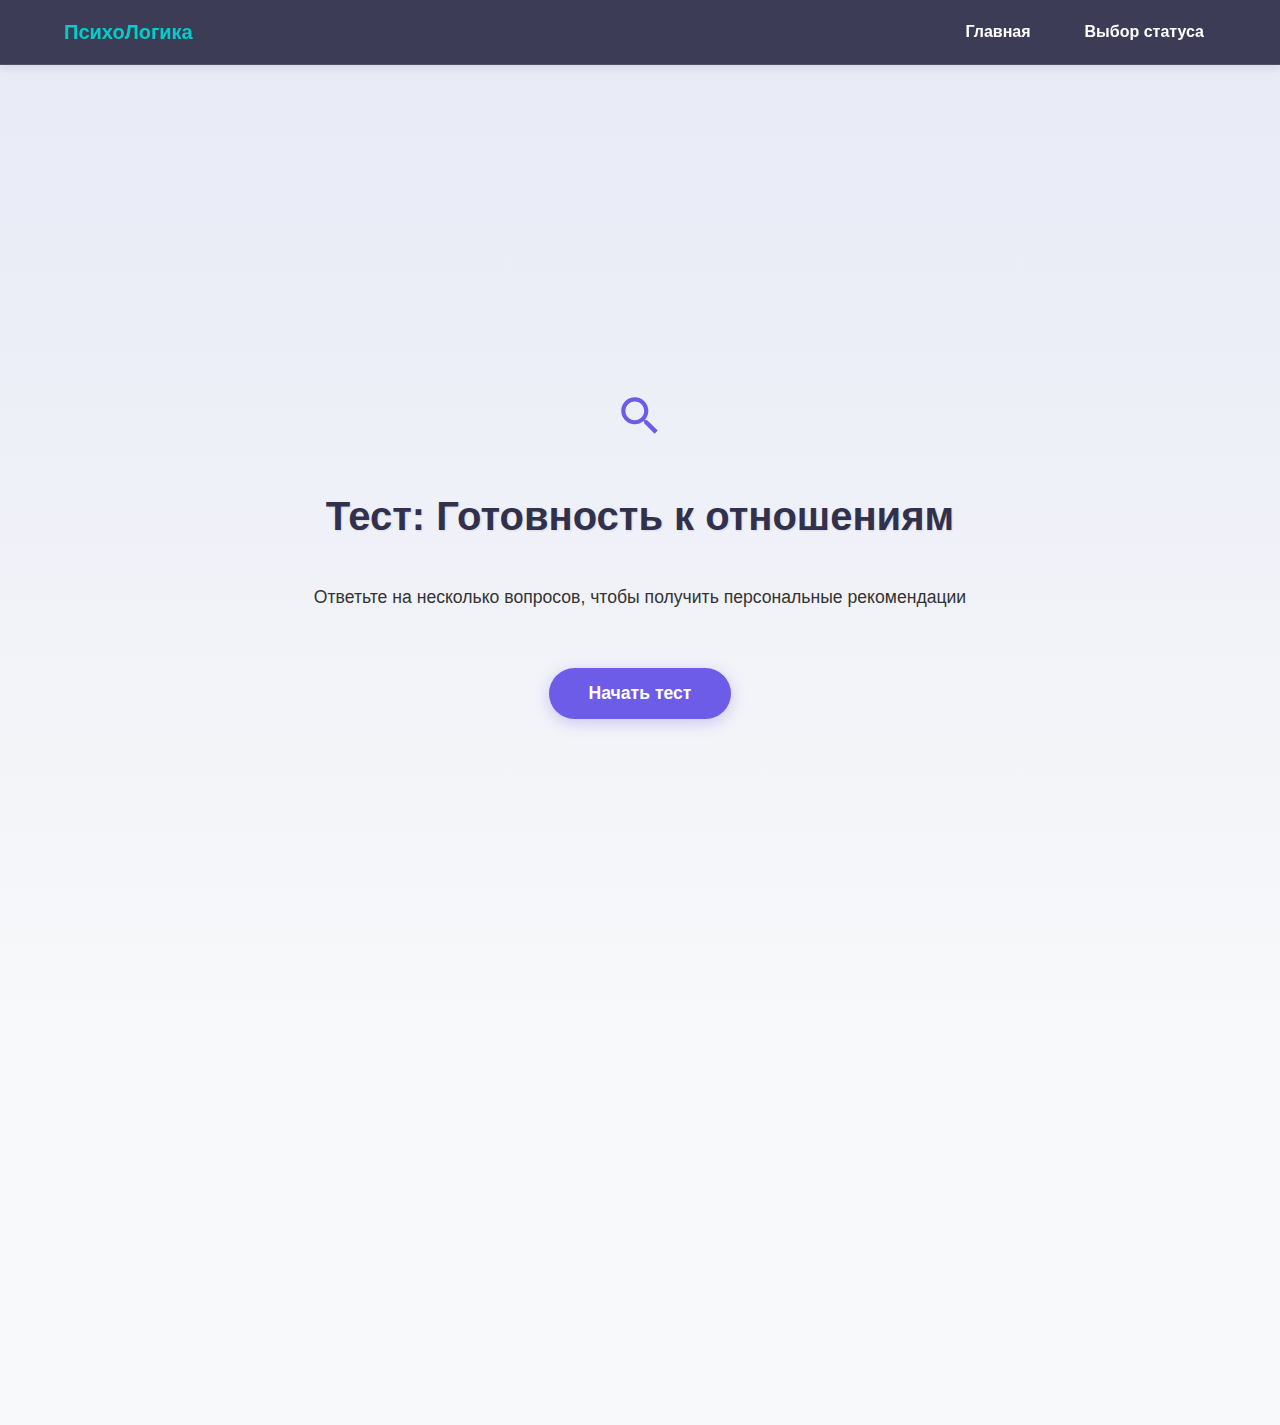
<file: search/index.html>
<!DOCTYPE html><html lang="en"><head><meta charSet="utf-8"/><meta http-equiv="x-ua-compatible" content="ie=edge"/><meta name="viewport" content="width=device-width, initial-scale=1, shrink-to-fit=no"/><meta name="generator" content="Gatsby 5.14.1"/><meta name="theme-color" content="#6c5ce7"/><style data-href="/styles.bd9ae1c18f332983c71f.css" data-identity="gatsby-global-css">body{background-color:#f8f9fa;color:#333;font-family:Arial,sans-serif;margin:0;padding:0}html{scroll-behavior:smooth}h1,h2,h3{color:#6c5ce7}</style><style>.gatsby-image-wrapper{position:relative;overflow:hidden}.gatsby-image-wrapper picture.object-fit-polyfill{position:static!important}.gatsby-image-wrapper img{bottom:0;height:100%;left:0;margin:0;max-width:none;padding:0;position:absolute;right:0;top:0;width:100%;object-fit:cover}.gatsby-image-wrapper [data-main-image]{opacity:0;transform:translateZ(0);transition:opacity .25s linear;will-change:opacity}.gatsby-image-wrapper-constrained{display:inline-block;vertical-align:top}</style><noscript><style>.gatsby-image-wrapper noscript [data-main-image]{opacity:1!important}.gatsby-image-wrapper [data-placeholder-image]{opacity:0!important}</style></noscript><script type="module">const e="undefined"!=typeof HTMLImageElement&&"loading"in HTMLImageElement.prototype;e&&document.body.addEventListener("load",(function(e){const t=e.target;if(void 0===t.dataset.mainImage)return;if(void 0===t.dataset.gatsbyImageSsr)return;let a=null,n=t;for(;null===a&&n;)void 0!==n.parentNode.dataset.gatsbyImageWrapper&&(a=n.parentNode),n=n.parentNode;const o=a.querySelector("[data-placeholder-image]"),r=new Image;r.src=t.currentSrc,r.decode().catch((()=>{})).then((()=>{t.style.opacity=1,o&&(o.style.opacity=0,o.style.transition="opacity 500ms linear")}))}),!0);</script><style data-styled="" data-styled-version="6.1.17">.kbBiFf{display:flex;align-items:center;justify-content:space-between;position:sticky;top:0;z-index:1000;background:rgba(49,49,77,0.95);padding:15px 5%;backdrop-filter:blur(8px);box-shadow:0 2px 10px rgba(0,0,0,0.1);border-bottom:1px solid rgba(255,255,255,0.1);}/*!sc*/
@media (max-width:768px){.kbBiFf{padding:15px 20px;}}/*!sc*/
data-styled.g1[id="Header__Nav-sc-9eu2yh-0"]{content:"kbBiFf,"}/*!sc*/
.jBtJlJ{color:#00cec9;text-decoration:none;font-size:20px;font-weight:700;margin-right:auto;transition:all 0.3s ease;}/*!sc*/
.jBtJlJ:hover{color:#fff;}/*!sc*/
data-styled.g2[id="Header__Logo-sc-9eu2yh-1"]{content:"jBtJlJ,"}/*!sc*/
.jWpPsr{display:flex;gap:30px;}/*!sc*/
@media (max-width:768px){.jWpPsr{display:none;}}/*!sc*/
data-styled.g3[id="Header__DesktopLinks-sc-9eu2yh-2"]{content:"jWpPsr,"}/*!sc*/
.grIqtR{color:#fff;text-decoration:none;font-size:16px;font-weight:600;padding:8px 12px;border-radius:4px;transition:all 0.3s ease;position:relative;}/*!sc*/
.grIqtR:hover{color:#00cec9;}/*!sc*/
.grIqtR::after{content:"";position:absolute;bottom:-5px;left:50%;transform:translateX(-50%);width:0;height:2px;background:#00cec9;transition:width 0.3s ease;}/*!sc*/
.grIqtR:hover::after{width:70%;}/*!sc*/
data-styled.g4[id="Header__NavLink-sc-9eu2yh-3"]{content:"grIqtR,"}/*!sc*/
.sIoVg{display:none;background:transparent;border:none;cursor:pointer;z-index:999999;flex-direction:column;justify-content:space-between;width:40px;height:19px;}/*!sc*/
@media (max-width:768px){.sIoVg{display:flex;}}/*!sc*/
data-styled.g5[id="Header__BurgerButton-sc-9eu2yh-4"]{content:"sIoVg,"}/*!sc*/
.kiwrCo{display:block;width:100%;height:3px;background:#fff;border-radius:2px;}/*!sc*/
data-styled.g6[id="Header__BurgerLine-sc-9eu2yh-5"]{content:"kiwrCo,"}/*!sc*/
.eYYMBX{background:#31314d;color:white;padding:60px 20px 30px;position:relative;overflow:hidden;}/*!sc*/
data-styled.g9[id="Footer__FooterContainer-sc-1xqajj9-0"]{content:"eYYMBX,"}/*!sc*/
.grxRam{max-width:1200px;margin:0 auto;display:grid;grid-template-columns:repeat(auto-fit,minmax(250px,1fr));gap:40px;}/*!sc*/
data-styled.g10[id="Footer__ContentWrapper-sc-1xqajj9-1"]{content:"grxRam,"}/*!sc*/
.fCjfKG h3{color:#00cec9;margin-bottom:20px;font-size:1.5rem;position:relative;display:inline-block;}/*!sc*/
.fCjfKG h3::after{content:"";position:absolute;bottom:-8px;left:0;width:50px;height:3px;background:#6c5ce7;}/*!sc*/
.fCjfKG p{line-height:1.6;margin-bottom:15px;}/*!sc*/
data-styled.g11[id="Footer__FooterSection-sc-1xqajj9-2"]{content:"fCjfKG,"}/*!sc*/
.fbDkth{color:white;text-decoration:none;display:block;margin-bottom:10px;transition:all 0.3s ease;display:flex;align-items:center;gap:10px;}/*!sc*/
.fbDkth:hover{color:#00cec9;transform:translateX(5px);}/*!sc*/
data-styled.g12[id="Footer__FooterLink-sc-1xqajj9-3"]{content:"fbDkth,"}/*!sc*/
.hDmcKm{color:white;text-decoration:none;display:block;margin-bottom:10px;transition:all 0.3s ease;display:flex;align-items:center;gap:10px;}/*!sc*/
.hDmcKm:hover{color:#00cec9;transform:translateX(5px);}/*!sc*/
data-styled.g13[id="Footer__ExternalLink-sc-1xqajj9-4"]{content:"hDmcKm,"}/*!sc*/
.eSwejp{display:flex;gap:20px;margin-top:20px;}/*!sc*/
data-styled.g14[id="Footer__SocialLinks-sc-1xqajj9-5"]{content:"eSwejp,"}/*!sc*/
.iFZgVe{color:white;font-size:24px;transition:all 0.3s ease;}/*!sc*/
.iFZgVe:hover{color:#00cec9;transform:scale(1.2);}/*!sc*/
data-styled.g15[id="Footer__SocialIcon-sc-1xqajj9-6"]{content:"iFZgVe,"}/*!sc*/
.ctbbfr{text-align:center;margin-top:60px;padding-top:20px;border-top:1px solid rgba(255,255,255,0.1);display:flex;align-items:center;justify-content:center;gap:10px;}/*!sc*/
data-styled.g16[id="Footer__Copyright-sc-1xqajj9-7"]{content:"ctbbfr,"}/*!sc*/
.iQMGr{position:relative;top:-50px;max-width:100%;margin:0 auto;min-height:100vh;}/*!sc*/
data-styled.g17[id="Layout__Main-sc-123tbf3-0"]{content:"iQMGr,"}/*!sc*/
.jOrVNV{position:relative;top:50px;display:flex;flex-direction:column;justify-content:center;align-items:center;min-height:100vh;padding:40px 20px;background:linear-gradient(to top,#f8f9fa,#e8eaf6);text-align:center;}/*!sc*/
data-styled.g18[id="StatusTestPage__Container-sc-kshhh7-0"]{content:"jOrVNV,"}/*!sc*/
.bKoNLU{font-size:2.5rem;color:#31314d;margin-bottom:30px;text-shadow:1px 1px 2px rgba(0,0,0,0.1);}/*!sc*/
@media (max-width:768px){.bKoNLU{font-size:2rem;}}/*!sc*/
data-styled.g19[id="StatusTestPage__Title-sc-kshhh7-1"]{content:"bKoNLU,"}/*!sc*/
.gYfrRo{background:#6c5ce7;color:white;border:none;margin-top:20px;padding:15px 40px;font-size:1.1rem;font-weight:bold;border-radius:50px;margin-top:30px;cursor:pointer;box-shadow:0 4px 15px rgba(108,92,231,0.3);transition:all 0.3s ease;}/*!sc*/
.gYfrRo:hover{background:#5649c0;transform:translateY(-3px);}/*!sc*/
data-styled.g24[id="StatusTestPage__SubmitButton-sc-kshhh7-6"]{content:"gYfrRo,"}/*!sc*/
</style><link rel="icon" href="/favicon-32x32.png?v=5b966d427f926f774e457010d7ba7cb6" type="image/png"/><link rel="manifest" href="/manifest.webmanifest" crossorigin="anonymous"/><link rel="apple-touch-icon" sizes="48x48" href="/icons/icon-48x48.png?v=5b966d427f926f774e457010d7ba7cb6"/><link rel="apple-touch-icon" sizes="72x72" href="/icons/icon-72x72.png?v=5b966d427f926f774e457010d7ba7cb6"/><link rel="apple-touch-icon" sizes="96x96" href="/icons/icon-96x96.png?v=5b966d427f926f774e457010d7ba7cb6"/><link rel="apple-touch-icon" sizes="144x144" href="/icons/icon-144x144.png?v=5b966d427f926f774e457010d7ba7cb6"/><link rel="apple-touch-icon" sizes="192x192" href="/icons/icon-192x192.png?v=5b966d427f926f774e457010d7ba7cb6"/><link rel="apple-touch-icon" sizes="256x256" href="/icons/icon-256x256.png?v=5b966d427f926f774e457010d7ba7cb6"/><link rel="apple-touch-icon" sizes="384x384" href="/icons/icon-384x384.png?v=5b966d427f926f774e457010d7ba7cb6"/><link rel="apple-touch-icon" sizes="512x512" href="/icons/icon-512x512.png?v=5b966d427f926f774e457010d7ba7cb6"/></head><body><div id="___gatsby"><div style="outline:none" tabindex="-1" id="gatsby-focus-wrapper"><nav class="Header__Nav-sc-9eu2yh-0 kbBiFf"><a class="Header__Logo-sc-9eu2yh-1 jBtJlJ" href="/">ПсихоЛогика</a><div class="Header__DesktopLinks-sc-9eu2yh-2 jWpPsr"><a class="Header__NavLink-sc-9eu2yh-3 grIqtR" href="/">Главная</a><a class="Header__NavLink-sc-9eu2yh-3 grIqtR" href="/status/">Выбор статуса</a></div><button aria-label="Открыть меню" class="Header__BurgerButton-sc-9eu2yh-4 sIoVg"><span class="Header__BurgerLine-sc-9eu2yh-5 kiwrCo" style="background-color:#fff;transform:none"></span><span class="Header__BurgerLine-sc-9eu2yh-5 kiwrCo" style="opacity:1"></span><span class="Header__BurgerLine-sc-9eu2yh-5 kiwrCo" style="background-color:#fff;transform:none"></span></button></nav><main class="Layout__Main-sc-123tbf3-0 iQMGr"><div class="StatusTestPage__Container-sc-kshhh7-0 jOrVNV"><style data-emotion="css q7mezt">.css-q7mezt{-webkit-user-select:none;-moz-user-select:none;-ms-user-select:none;user-select:none;width:1em;height:1em;display:inline-block;-webkit-flex-shrink:0;-ms-flex-negative:0;flex-shrink:0;-webkit-transition:fill 200ms cubic-bezier(0.4, 0, 0.2, 1) 0ms;transition:fill 200ms cubic-bezier(0.4, 0, 0.2, 1) 0ms;fill:currentColor;font-size:1.5rem;}</style><svg class="MuiSvgIcon-root MuiSvgIcon-fontSizeMedium css-q7mezt" focusable="false" aria-hidden="true" viewBox="0 0 24 24" style="font-size:50px;color:#6c5ce7;margin-bottom:20px"><path d="M15.5 14h-.79l-.28-.27C15.41 12.59 16 11.11 16 9.5 16 5.91 13.09 3 9.5 3S3 5.91 3 9.5 5.91 16 9.5 16c1.61 0 3.09-.59 4.23-1.57l.27.28v.79l5 4.99L20.49 19zm-6 0C7.01 14 5 11.99 5 9.5S7.01 5 9.5 5 14 7.01 14 9.5 11.99 14 9.5 14"></path></svg><h2 class="StatusTestPage__Title-sc-kshhh7-1 bKoNLU">Тест: Готовность к отношениям</h2><div style="opacity:0"><p style="margin-bottom:30px;font-size:1.1rem">Ответьте на несколько вопросов, чтобы получить персональные рекомендации</p><button class="StatusTestPage__SubmitButton-sc-kshhh7-6 gYfrRo" tabindex="0">Начать тест</button></div></div></main><footer class="Footer__FooterContainer-sc-1xqajj9-0 eYYMBX" style="opacity:0"><div class="Footer__ContentWrapper-sc-1xqajj9-1 grxRam"><div class="Footer__FooterSection-sc-1xqajj9-2 fCjfKG" style="opacity:0;transform:translateY(20px)"><h3>ПсихоЛогика</h3><p>Ваш проводник в мире гармоничных отношений и личностного роста.</p><div class="Footer__SocialLinks-sc-1xqajj9-5 eSwejp"><a href="https://github.com/vusbeyt" target="_blank" rel="noopener noreferrer" class="Footer__SocialIcon-sc-1xqajj9-6 iFZgVe" tabindex="0"><style data-emotion="css 1l6e05h">.css-1l6e05h{-webkit-user-select:none;-moz-user-select:none;-ms-user-select:none;user-select:none;width:1em;height:1em;display:inline-block;-webkit-flex-shrink:0;-ms-flex-negative:0;flex-shrink:0;-webkit-transition:fill 200ms cubic-bezier(0.4, 0, 0.2, 1) 0ms;transition:fill 200ms cubic-bezier(0.4, 0, 0.2, 1) 0ms;fill:currentColor;font-size:inherit;}</style><svg class="MuiSvgIcon-root MuiSvgIcon-fontSizeInherit css-1l6e05h" focusable="false" aria-hidden="true" viewBox="0 0 24 24"><path d="M12 1.27a11 11 0 00-3.48 21.46c.55.09.73-.28.73-.55v-1.84c-3.03.64-3.67-1.46-3.67-1.46-.55-1.29-1.28-1.65-1.28-1.65-.92-.65.1-.65.1-.65 1.1 0 1.73 1.1 1.73 1.1.92 1.65 2.57 1.2 3.21.92a2 2 0 01.64-1.47c-2.47-.27-5.04-1.19-5.04-5.5 0-1.1.46-2.1 1.2-2.84a3.76 3.76 0 010-2.93s.91-.28 3.11 1.1c1.8-.49 3.7-.49 5.5 0 2.1-1.38 3.02-1.1 3.02-1.1a3.76 3.76 0 010 2.93c.83.74 1.2 1.74 1.2 2.94 0 4.21-2.57 5.13-5.04 5.4.45.37.82.92.82 2.02v3.03c0 .27.1.64.73.55A11 11 0 0012 1.27"></path></svg></a></div></div><div class="Footer__FooterSection-sc-1xqajj9-2 fCjfKG" style="opacity:0;transform:translateY(20px)"><h3>Навигация</h3><a class="Footer__FooterLink-sc-1xqajj9-3 fbDkth" href="/">Главная</a><a class="Footer__FooterLink-sc-1xqajj9-3 fbDkth" href="/status/">Выбор статуса</a></div><div class="Footer__FooterSection-sc-1xqajj9-2 fCjfKG" style="opacity:0;transform:translateY(20px)"><h3>Контакты</h3><a href="mailto:h.frydrykh@sava.team" class="Footer__ExternalLink-sc-1xqajj9-4 hDmcKm"><style data-emotion="css q7mezt">.css-q7mezt{-webkit-user-select:none;-moz-user-select:none;-ms-user-select:none;user-select:none;width:1em;height:1em;display:inline-block;-webkit-flex-shrink:0;-ms-flex-negative:0;flex-shrink:0;-webkit-transition:fill 200ms cubic-bezier(0.4, 0, 0.2, 1) 0ms;transition:fill 200ms cubic-bezier(0.4, 0, 0.2, 1) 0ms;fill:currentColor;font-size:1.5rem;}</style><svg class="MuiSvgIcon-root MuiSvgIcon-fontSizeMedium css-q7mezt" focusable="false" aria-hidden="true" viewBox="0 0 24 24"><path d="M20 4H4c-1.1 0-1.99.9-1.99 2L2 18c0 1.1.9 2 2 2h16c1.1 0 2-.9 2-2V6c0-1.1-.9-2-2-2m0 4-8 5-8-5V6l8 5 8-5z"></path></svg> h.frydrykh@sava.team</a></div></div><div class="Footer__Copyright-sc-1xqajj9-7 ctbbfr" style="opacity:0"><style data-emotion="css q7mezt">.css-q7mezt{-webkit-user-select:none;-moz-user-select:none;-ms-user-select:none;user-select:none;width:1em;height:1em;display:inline-block;-webkit-flex-shrink:0;-ms-flex-negative:0;flex-shrink:0;-webkit-transition:fill 200ms cubic-bezier(0.4, 0, 0.2, 1) 0ms;transition:fill 200ms cubic-bezier(0.4, 0, 0.2, 1) 0ms;fill:currentColor;font-size:1.5rem;}</style><svg class="MuiSvgIcon-root MuiSvgIcon-fontSizeMedium css-q7mezt" focusable="false" aria-hidden="true" viewBox="0 0 24 24" style="color:#ff6b81;font-size:20px"><path d="m12 21.35-1.45-1.32C5.4 15.36 2 12.28 2 8.5 2 5.42 4.42 3 7.5 3c1.74 0 3.41.81 4.5 2.09C13.09 3.81 14.76 3 16.5 3 19.58 3 22 5.42 22 8.5c0 3.78-3.4 6.86-8.55 11.54z"></path></svg><span>© <!-- -->2025<!-- --> ПсихоЛогика. Все права защищены.</span></div></footer></div><div id="gatsby-announcer" style="position:absolute;top:0;width:1px;height:1px;padding:0;overflow:hidden;clip:rect(0, 0, 0, 0);white-space:nowrap;border:0" aria-live="assertive" aria-atomic="true"></div></div><script id="gatsby-script-loader">/*<![CDATA[*/window.pagePath="/search/";/*]]>*/</script><!-- slice-start id="_gatsby-scripts-1" -->
          <script
            id="gatsby-chunk-mapping"
          >
            window.___chunkMapping="{\"app\":[\"/app-f17caa05f6244ab0e189.js\"],\"component---src-pages-breakup-js\":[\"/component---src-pages-breakup-js-03129fa5b1c339c3f129.js\"],\"component---src-pages-index-js\":[\"/component---src-pages-index-js-16e9596483a64df586cf.js\"],\"component---src-pages-relationship-js\":[\"/component---src-pages-relationship-js-6c8f9a6cd87b776d24cf.js\"],\"component---src-pages-search-js\":[\"/component---src-pages-search-js-b828388e60e3b52a87f8.js\"],\"component---src-pages-status-js\":[\"/component---src-pages-status-js-2fa564d7f060bf2aa768.js\"]}";
          </script>
        <script>window.___webpackCompilationHash="ffa01f9038ac9a09087e";</script><script src="/webpack-runtime-27dd31e25a2a624c3c4c.js" async></script><script src="/framework-7d8fff2ba47d48f85304.js" async></script><script src="/app-f17caa05f6244ab0e189.js" async></script><!-- slice-end id="_gatsby-scripts-1" --></body></html>
</file>
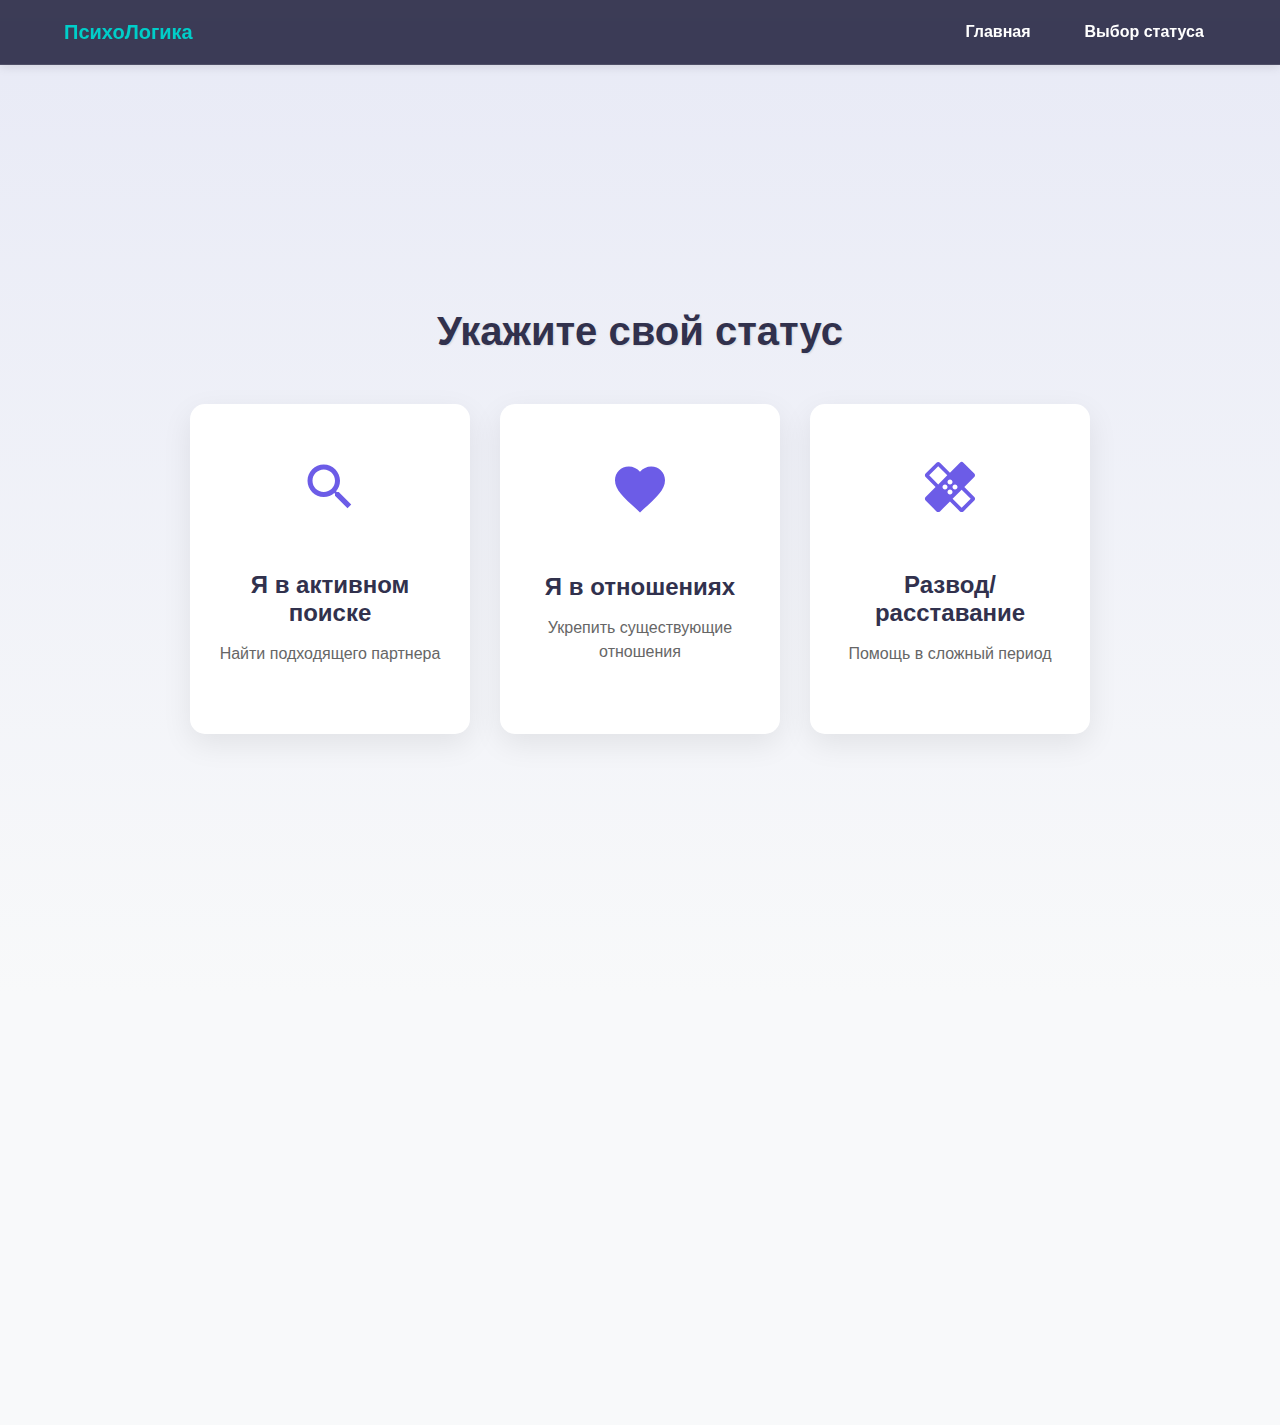
<file: status/index.html>
<!DOCTYPE html><html lang="en"><head><meta charSet="utf-8"/><meta http-equiv="x-ua-compatible" content="ie=edge"/><meta name="viewport" content="width=device-width, initial-scale=1, shrink-to-fit=no"/><meta name="generator" content="Gatsby 5.14.1"/><meta name="theme-color" content="#6c5ce7"/><style data-href="/styles.bd9ae1c18f332983c71f.css" data-identity="gatsby-global-css">body{background-color:#f8f9fa;color:#333;font-family:Arial,sans-serif;margin:0;padding:0}html{scroll-behavior:smooth}h1,h2,h3{color:#6c5ce7}</style><style>.gatsby-image-wrapper{position:relative;overflow:hidden}.gatsby-image-wrapper picture.object-fit-polyfill{position:static!important}.gatsby-image-wrapper img{bottom:0;height:100%;left:0;margin:0;max-width:none;padding:0;position:absolute;right:0;top:0;width:100%;object-fit:cover}.gatsby-image-wrapper [data-main-image]{opacity:0;transform:translateZ(0);transition:opacity .25s linear;will-change:opacity}.gatsby-image-wrapper-constrained{display:inline-block;vertical-align:top}</style><noscript><style>.gatsby-image-wrapper noscript [data-main-image]{opacity:1!important}.gatsby-image-wrapper [data-placeholder-image]{opacity:0!important}</style></noscript><script type="module">const e="undefined"!=typeof HTMLImageElement&&"loading"in HTMLImageElement.prototype;e&&document.body.addEventListener("load",(function(e){const t=e.target;if(void 0===t.dataset.mainImage)return;if(void 0===t.dataset.gatsbyImageSsr)return;let a=null,n=t;for(;null===a&&n;)void 0!==n.parentNode.dataset.gatsbyImageWrapper&&(a=n.parentNode),n=n.parentNode;const o=a.querySelector("[data-placeholder-image]"),r=new Image;r.src=t.currentSrc,r.decode().catch((()=>{})).then((()=>{t.style.opacity=1,o&&(o.style.opacity=0,o.style.transition="opacity 500ms linear")}))}),!0);</script><style data-styled="" data-styled-version="6.1.17">.kbBiFf{display:flex;align-items:center;justify-content:space-between;position:sticky;top:0;z-index:1000;background:rgba(49,49,77,0.95);padding:15px 5%;backdrop-filter:blur(8px);box-shadow:0 2px 10px rgba(0,0,0,0.1);border-bottom:1px solid rgba(255,255,255,0.1);}/*!sc*/
@media (max-width:768px){.kbBiFf{padding:15px 20px;}}/*!sc*/
data-styled.g1[id="Header__Nav-sc-9eu2yh-0"]{content:"kbBiFf,"}/*!sc*/
.jBtJlJ{color:#00cec9;text-decoration:none;font-size:20px;font-weight:700;margin-right:auto;transition:all 0.3s ease;}/*!sc*/
.jBtJlJ:hover{color:#fff;}/*!sc*/
data-styled.g2[id="Header__Logo-sc-9eu2yh-1"]{content:"jBtJlJ,"}/*!sc*/
.jWpPsr{display:flex;gap:30px;}/*!sc*/
@media (max-width:768px){.jWpPsr{display:none;}}/*!sc*/
data-styled.g3[id="Header__DesktopLinks-sc-9eu2yh-2"]{content:"jWpPsr,"}/*!sc*/
.grIqtR{color:#fff;text-decoration:none;font-size:16px;font-weight:600;padding:8px 12px;border-radius:4px;transition:all 0.3s ease;position:relative;}/*!sc*/
.grIqtR:hover{color:#00cec9;}/*!sc*/
.grIqtR::after{content:"";position:absolute;bottom:-5px;left:50%;transform:translateX(-50%);width:0;height:2px;background:#00cec9;transition:width 0.3s ease;}/*!sc*/
.grIqtR:hover::after{width:70%;}/*!sc*/
data-styled.g4[id="Header__NavLink-sc-9eu2yh-3"]{content:"grIqtR,"}/*!sc*/
.sIoVg{display:none;background:transparent;border:none;cursor:pointer;z-index:999999;flex-direction:column;justify-content:space-between;width:40px;height:19px;}/*!sc*/
@media (max-width:768px){.sIoVg{display:flex;}}/*!sc*/
data-styled.g5[id="Header__BurgerButton-sc-9eu2yh-4"]{content:"sIoVg,"}/*!sc*/
.kiwrCo{display:block;width:100%;height:3px;background:#fff;border-radius:2px;}/*!sc*/
data-styled.g6[id="Header__BurgerLine-sc-9eu2yh-5"]{content:"kiwrCo,"}/*!sc*/
.eYYMBX{background:#31314d;color:white;padding:60px 20px 30px;position:relative;overflow:hidden;}/*!sc*/
data-styled.g9[id="Footer__FooterContainer-sc-1xqajj9-0"]{content:"eYYMBX,"}/*!sc*/
.grxRam{max-width:1200px;margin:0 auto;display:grid;grid-template-columns:repeat(auto-fit,minmax(250px,1fr));gap:40px;}/*!sc*/
data-styled.g10[id="Footer__ContentWrapper-sc-1xqajj9-1"]{content:"grxRam,"}/*!sc*/
.fCjfKG h3{color:#00cec9;margin-bottom:20px;font-size:1.5rem;position:relative;display:inline-block;}/*!sc*/
.fCjfKG h3::after{content:"";position:absolute;bottom:-8px;left:0;width:50px;height:3px;background:#6c5ce7;}/*!sc*/
.fCjfKG p{line-height:1.6;margin-bottom:15px;}/*!sc*/
data-styled.g11[id="Footer__FooterSection-sc-1xqajj9-2"]{content:"fCjfKG,"}/*!sc*/
.fbDkth{color:white;text-decoration:none;display:block;margin-bottom:10px;transition:all 0.3s ease;display:flex;align-items:center;gap:10px;}/*!sc*/
.fbDkth:hover{color:#00cec9;transform:translateX(5px);}/*!sc*/
data-styled.g12[id="Footer__FooterLink-sc-1xqajj9-3"]{content:"fbDkth,"}/*!sc*/
.hDmcKm{color:white;text-decoration:none;display:block;margin-bottom:10px;transition:all 0.3s ease;display:flex;align-items:center;gap:10px;}/*!sc*/
.hDmcKm:hover{color:#00cec9;transform:translateX(5px);}/*!sc*/
data-styled.g13[id="Footer__ExternalLink-sc-1xqajj9-4"]{content:"hDmcKm,"}/*!sc*/
.eSwejp{display:flex;gap:20px;margin-top:20px;}/*!sc*/
data-styled.g14[id="Footer__SocialLinks-sc-1xqajj9-5"]{content:"eSwejp,"}/*!sc*/
.iFZgVe{color:white;font-size:24px;transition:all 0.3s ease;}/*!sc*/
.iFZgVe:hover{color:#00cec9;transform:scale(1.2);}/*!sc*/
data-styled.g15[id="Footer__SocialIcon-sc-1xqajj9-6"]{content:"iFZgVe,"}/*!sc*/
.ctbbfr{text-align:center;margin-top:60px;padding-top:20px;border-top:1px solid rgba(255,255,255,0.1);display:flex;align-items:center;justify-content:center;gap:10px;}/*!sc*/
data-styled.g16[id="Footer__Copyright-sc-1xqajj9-7"]{content:"ctbbfr,"}/*!sc*/
.iQMGr{position:relative;top:-50px;max-width:100%;margin:0 auto;min-height:100vh;}/*!sc*/
data-styled.g17[id="Layout__Main-sc-123tbf3-0"]{content:"iQMGr,"}/*!sc*/
.dNEPig{display:flex;flex-direction:column;justify-content:center;align-items:center;top:-50px;min-height:100vh;padding:40px 20px;background:linear-gradient(to top,#f8f9fa,#e8eaf6);text-align:center;}/*!sc*/
data-styled.g33[id="status__Container-sc-1tenio6-0"]{content:"dNEPig,"}/*!sc*/
.dGZysW{font-size:2.5rem;color:#31314d;margin-bottom:50px;text-shadow:1px 1px 2px rgba(0,0,0,0.1);}/*!sc*/
@media (max-width:768px){.dGZysW{font-size:2rem;}}/*!sc*/
data-styled.g34[id="status__Title-sc-1tenio6-1"]{content:"dGZysW,"}/*!sc*/
.crqtiU{display:grid;grid-template-columns:repeat(auto-fit,minmax(280px,1fr));gap:30px;width:100%;max-width:900px;}/*!sc*/
data-styled.g35[id="status__OptionsContainer-sc-1tenio6-2"]{content:"crqtiU,"}/*!sc*/
.eEyTb{display:flex;flex-direction:column;align-items:center;justify-content:center;padding:40px 20px;background:white;color:#31314d;text-decoration:none;border-radius:15px;box-shadow:0 10px 30px rgba(0,0,0,0.08);transition:all 0.3s ease;min-height:250px;}/*!sc*/
.eEyTb:hover{transform:translateY(-5px);box-shadow:0 15px 40px rgba(0,0,0,0.12);}/*!sc*/
data-styled.g36[id="status__StatusButton-sc-1tenio6-3"]{content:"eEyTb,"}/*!sc*/
.knRdR{font-size:60px;margin-bottom:25px;color:#6c5ce7;}/*!sc*/
data-styled.g37[id="status__IconWrapper-sc-1tenio6-4"]{content:"knRdR,"}/*!sc*/
.gYZyrm{font-size:1.5rem;font-weight:600;margin-top:15px;}/*!sc*/
@media (max-width:768px){.gYZyrm{font-size:1.3rem;}}/*!sc*/
data-styled.g38[id="status__ButtonText-sc-1tenio6-5"]{content:"gYZyrm,"}/*!sc*/
.dHgIZD{color:#666;margin-top:15px;font-size:1rem;line-height:1.5;}/*!sc*/
data-styled.g39[id="status__Description-sc-1tenio6-6"]{content:"dHgIZD,"}/*!sc*/
</style><link rel="icon" href="/favicon-32x32.png?v=5b966d427f926f774e457010d7ba7cb6" type="image/png"/><link rel="manifest" href="/manifest.webmanifest" crossorigin="anonymous"/><link rel="apple-touch-icon" sizes="48x48" href="/icons/icon-48x48.png?v=5b966d427f926f774e457010d7ba7cb6"/><link rel="apple-touch-icon" sizes="72x72" href="/icons/icon-72x72.png?v=5b966d427f926f774e457010d7ba7cb6"/><link rel="apple-touch-icon" sizes="96x96" href="/icons/icon-96x96.png?v=5b966d427f926f774e457010d7ba7cb6"/><link rel="apple-touch-icon" sizes="144x144" href="/icons/icon-144x144.png?v=5b966d427f926f774e457010d7ba7cb6"/><link rel="apple-touch-icon" sizes="192x192" href="/icons/icon-192x192.png?v=5b966d427f926f774e457010d7ba7cb6"/><link rel="apple-touch-icon" sizes="256x256" href="/icons/icon-256x256.png?v=5b966d427f926f774e457010d7ba7cb6"/><link rel="apple-touch-icon" sizes="384x384" href="/icons/icon-384x384.png?v=5b966d427f926f774e457010d7ba7cb6"/><link rel="apple-touch-icon" sizes="512x512" href="/icons/icon-512x512.png?v=5b966d427f926f774e457010d7ba7cb6"/></head><body><div id="___gatsby"><div style="outline:none" tabindex="-1" id="gatsby-focus-wrapper"><nav class="Header__Nav-sc-9eu2yh-0 kbBiFf"><a class="Header__Logo-sc-9eu2yh-1 jBtJlJ" href="/">ПсихоЛогика</a><div class="Header__DesktopLinks-sc-9eu2yh-2 jWpPsr"><a class="Header__NavLink-sc-9eu2yh-3 grIqtR" href="/">Главная</a><a aria-current="page" class="Header__NavLink-sc-9eu2yh-3 grIqtR" href="/status/">Выбор статуса</a></div><button aria-label="Открыть меню" class="Header__BurgerButton-sc-9eu2yh-4 sIoVg"><span class="Header__BurgerLine-sc-9eu2yh-5 kiwrCo" style="background-color:#fff;transform:none"></span><span class="Header__BurgerLine-sc-9eu2yh-5 kiwrCo" style="opacity:1"></span><span class="Header__BurgerLine-sc-9eu2yh-5 kiwrCo" style="background-color:#fff;transform:none"></span></button></nav><main class="Layout__Main-sc-123tbf3-0 iQMGr"><div class="status__Container-sc-1tenio6-0 dNEPig"><h2 class="status__Title-sc-1tenio6-1 dGZysW" style="opacity:0;transform:translateY(-20px)">Укажите свой статус</h2><div class="status__OptionsContainer-sc-1tenio6-2 crqtiU"><a class="status__StatusButton-sc-1tenio6-3 eEyTb" tabindex="0" style="opacity:0;transform:translateY(20px)" href="/search/"><div class="status__IconWrapper-sc-1tenio6-4 knRdR"><style data-emotion="css 1l6e05h">.css-1l6e05h{-webkit-user-select:none;-moz-user-select:none;-ms-user-select:none;user-select:none;width:1em;height:1em;display:inline-block;-webkit-flex-shrink:0;-ms-flex-negative:0;flex-shrink:0;-webkit-transition:fill 200ms cubic-bezier(0.4, 0, 0.2, 1) 0ms;transition:fill 200ms cubic-bezier(0.4, 0, 0.2, 1) 0ms;fill:currentColor;font-size:inherit;}</style><svg class="MuiSvgIcon-root MuiSvgIcon-fontSizeInherit css-1l6e05h" focusable="false" aria-hidden="true" viewBox="0 0 24 24"><path d="M15.5 14h-.79l-.28-.27C15.41 12.59 16 11.11 16 9.5 16 5.91 13.09 3 9.5 3S3 5.91 3 9.5 5.91 16 9.5 16c1.61 0 3.09-.59 4.23-1.57l.27.28v.79l5 4.99L20.49 19zm-6 0C7.01 14 5 11.99 5 9.5S7.01 5 9.5 5 14 7.01 14 9.5 11.99 14 9.5 14"></path></svg></div><span class="status__ButtonText-sc-1tenio6-5 gYZyrm">Я в активном поиске</span><p class="status__Description-sc-1tenio6-6 dHgIZD">Найти подходящего партнера</p></a><a class="status__StatusButton-sc-1tenio6-3 eEyTb" tabindex="0" style="opacity:0;transform:translateY(20px)" href="/relationship/"><div class="status__IconWrapper-sc-1tenio6-4 knRdR"><style data-emotion="css 1l6e05h">.css-1l6e05h{-webkit-user-select:none;-moz-user-select:none;-ms-user-select:none;user-select:none;width:1em;height:1em;display:inline-block;-webkit-flex-shrink:0;-ms-flex-negative:0;flex-shrink:0;-webkit-transition:fill 200ms cubic-bezier(0.4, 0, 0.2, 1) 0ms;transition:fill 200ms cubic-bezier(0.4, 0, 0.2, 1) 0ms;fill:currentColor;font-size:inherit;}</style><svg class="MuiSvgIcon-root MuiSvgIcon-fontSizeInherit css-1l6e05h" focusable="false" aria-hidden="true" viewBox="0 0 24 24"><path d="m12 21.35-1.45-1.32C5.4 15.36 2 12.28 2 8.5 2 5.42 4.42 3 7.5 3c1.74 0 3.41.81 4.5 2.09C13.09 3.81 14.76 3 16.5 3 19.58 3 22 5.42 22 8.5c0 3.78-3.4 6.86-8.55 11.54z"></path></svg></div><span class="status__ButtonText-sc-1tenio6-5 gYZyrm">Я в отношениях</span><p class="status__Description-sc-1tenio6-6 dHgIZD">Укрепить существующие отношения</p></a><a class="status__StatusButton-sc-1tenio6-3 eEyTb" tabindex="0" style="opacity:0;transform:translateY(20px)" href="/breakup/"><div class="status__IconWrapper-sc-1tenio6-4 knRdR"><style data-emotion="css 1l6e05h">.css-1l6e05h{-webkit-user-select:none;-moz-user-select:none;-ms-user-select:none;user-select:none;width:1em;height:1em;display:inline-block;-webkit-flex-shrink:0;-ms-flex-negative:0;flex-shrink:0;-webkit-transition:fill 200ms cubic-bezier(0.4, 0, 0.2, 1) 0ms;transition:fill 200ms cubic-bezier(0.4, 0, 0.2, 1) 0ms;fill:currentColor;font-size:inherit;}</style><svg class="MuiSvgIcon-root MuiSvgIcon-fontSizeInherit css-1l6e05h" focusable="false" aria-hidden="true" viewBox="0 0 24 24"><path d="m17.73 12.02 3.98-3.98c.39-.39.39-1.02 0-1.41l-4.34-4.34a.996.996 0 0 0-1.41 0l-3.98 3.98L8 2.29C7.8 2.1 7.55 2 7.29 2c-.25 0-.51.1-.7.29L2.25 6.63c-.39.39-.39 1.02 0 1.41l3.98 3.98L2.25 16c-.39.39-.39 1.02 0 1.41l4.34 4.34c.39.39 1.02.39 1.41 0l3.98-3.98 3.98 3.98c.2.2.45.29.71.29s.51-.1.71-.29l4.34-4.34c.39-.39.39-1.02 0-1.41zM12 9c.55 0 1 .45 1 1s-.45 1-1 1-1-.45-1-1 .45-1 1-1m-4.71 1.96L3.66 7.34l3.63-3.63 3.62 3.62zM10 13c-.55 0-1-.45-1-1s.45-1 1-1 1 .45 1 1-.45 1-1 1m2 2c-.55 0-1-.45-1-1s.45-1 1-1 1 .45 1 1-.45 1-1 1m2-4c.55 0 1 .45 1 1s-.45 1-1 1-1-.45-1-1 .45-1 1-1m2.66 9.34-3.63-3.62 3.63-3.63 3.62 3.62z"></path></svg></div><span class="status__ButtonText-sc-1tenio6-5 gYZyrm">Развод/расставание</span><p class="status__Description-sc-1tenio6-6 dHgIZD">Помощь в сложный период</p></a></div></div></main><footer class="Footer__FooterContainer-sc-1xqajj9-0 eYYMBX" style="opacity:0"><div class="Footer__ContentWrapper-sc-1xqajj9-1 grxRam"><div class="Footer__FooterSection-sc-1xqajj9-2 fCjfKG" style="opacity:0;transform:translateY(20px)"><h3>ПсихоЛогика</h3><p>Ваш проводник в мире гармоничных отношений и личностного роста.</p><div class="Footer__SocialLinks-sc-1xqajj9-5 eSwejp"><a href="https://github.com/vusbeyt" target="_blank" rel="noopener noreferrer" class="Footer__SocialIcon-sc-1xqajj9-6 iFZgVe" tabindex="0"><style data-emotion="css 1l6e05h">.css-1l6e05h{-webkit-user-select:none;-moz-user-select:none;-ms-user-select:none;user-select:none;width:1em;height:1em;display:inline-block;-webkit-flex-shrink:0;-ms-flex-negative:0;flex-shrink:0;-webkit-transition:fill 200ms cubic-bezier(0.4, 0, 0.2, 1) 0ms;transition:fill 200ms cubic-bezier(0.4, 0, 0.2, 1) 0ms;fill:currentColor;font-size:inherit;}</style><svg class="MuiSvgIcon-root MuiSvgIcon-fontSizeInherit css-1l6e05h" focusable="false" aria-hidden="true" viewBox="0 0 24 24"><path d="M12 1.27a11 11 0 00-3.48 21.46c.55.09.73-.28.73-.55v-1.84c-3.03.64-3.67-1.46-3.67-1.46-.55-1.29-1.28-1.65-1.28-1.65-.92-.65.1-.65.1-.65 1.1 0 1.73 1.1 1.73 1.1.92 1.65 2.57 1.2 3.21.92a2 2 0 01.64-1.47c-2.47-.27-5.04-1.19-5.04-5.5 0-1.1.46-2.1 1.2-2.84a3.76 3.76 0 010-2.93s.91-.28 3.11 1.1c1.8-.49 3.7-.49 5.5 0 2.1-1.38 3.02-1.1 3.02-1.1a3.76 3.76 0 010 2.93c.83.74 1.2 1.74 1.2 2.94 0 4.21-2.57 5.13-5.04 5.4.45.37.82.92.82 2.02v3.03c0 .27.1.64.73.55A11 11 0 0012 1.27"></path></svg></a></div></div><div class="Footer__FooterSection-sc-1xqajj9-2 fCjfKG" style="opacity:0;transform:translateY(20px)"><h3>Навигация</h3><a class="Footer__FooterLink-sc-1xqajj9-3 fbDkth" href="/">Главная</a><a aria-current="page" class="Footer__FooterLink-sc-1xqajj9-3 fbDkth" href="/status/">Выбор статуса</a></div><div class="Footer__FooterSection-sc-1xqajj9-2 fCjfKG" style="opacity:0;transform:translateY(20px)"><h3>Контакты</h3><a href="mailto:h.frydrykh@sava.team" class="Footer__ExternalLink-sc-1xqajj9-4 hDmcKm"><style data-emotion="css q7mezt">.css-q7mezt{-webkit-user-select:none;-moz-user-select:none;-ms-user-select:none;user-select:none;width:1em;height:1em;display:inline-block;-webkit-flex-shrink:0;-ms-flex-negative:0;flex-shrink:0;-webkit-transition:fill 200ms cubic-bezier(0.4, 0, 0.2, 1) 0ms;transition:fill 200ms cubic-bezier(0.4, 0, 0.2, 1) 0ms;fill:currentColor;font-size:1.5rem;}</style><svg class="MuiSvgIcon-root MuiSvgIcon-fontSizeMedium css-q7mezt" focusable="false" aria-hidden="true" viewBox="0 0 24 24"><path d="M20 4H4c-1.1 0-1.99.9-1.99 2L2 18c0 1.1.9 2 2 2h16c1.1 0 2-.9 2-2V6c0-1.1-.9-2-2-2m0 4-8 5-8-5V6l8 5 8-5z"></path></svg> h.frydrykh@sava.team</a></div></div><div class="Footer__Copyright-sc-1xqajj9-7 ctbbfr" style="opacity:0"><style data-emotion="css q7mezt">.css-q7mezt{-webkit-user-select:none;-moz-user-select:none;-ms-user-select:none;user-select:none;width:1em;height:1em;display:inline-block;-webkit-flex-shrink:0;-ms-flex-negative:0;flex-shrink:0;-webkit-transition:fill 200ms cubic-bezier(0.4, 0, 0.2, 1) 0ms;transition:fill 200ms cubic-bezier(0.4, 0, 0.2, 1) 0ms;fill:currentColor;font-size:1.5rem;}</style><svg class="MuiSvgIcon-root MuiSvgIcon-fontSizeMedium css-q7mezt" focusable="false" aria-hidden="true" viewBox="0 0 24 24" style="color:#ff6b81;font-size:20px"><path d="m12 21.35-1.45-1.32C5.4 15.36 2 12.28 2 8.5 2 5.42 4.42 3 7.5 3c1.74 0 3.41.81 4.5 2.09C13.09 3.81 14.76 3 16.5 3 19.58 3 22 5.42 22 8.5c0 3.78-3.4 6.86-8.55 11.54z"></path></svg><span>© <!-- -->2025<!-- --> ПсихоЛогика. Все права защищены.</span></div></footer></div><div id="gatsby-announcer" style="position:absolute;top:0;width:1px;height:1px;padding:0;overflow:hidden;clip:rect(0, 0, 0, 0);white-space:nowrap;border:0" aria-live="assertive" aria-atomic="true"></div></div><script id="gatsby-script-loader">/*<![CDATA[*/window.pagePath="/status/";/*]]>*/</script><!-- slice-start id="_gatsby-scripts-1" -->
          <script
            id="gatsby-chunk-mapping"
          >
            window.___chunkMapping="{\"app\":[\"/app-f17caa05f6244ab0e189.js\"],\"component---src-pages-breakup-js\":[\"/component---src-pages-breakup-js-03129fa5b1c339c3f129.js\"],\"component---src-pages-index-js\":[\"/component---src-pages-index-js-16e9596483a64df586cf.js\"],\"component---src-pages-relationship-js\":[\"/component---src-pages-relationship-js-6c8f9a6cd87b776d24cf.js\"],\"component---src-pages-search-js\":[\"/component---src-pages-search-js-b828388e60e3b52a87f8.js\"],\"component---src-pages-status-js\":[\"/component---src-pages-status-js-2fa564d7f060bf2aa768.js\"]}";
          </script>
        <script>window.___webpackCompilationHash="ffa01f9038ac9a09087e";</script><script src="/webpack-runtime-27dd31e25a2a624c3c4c.js" async></script><script src="/framework-7d8fff2ba47d48f85304.js" async></script><script src="/app-f17caa05f6244ab0e189.js" async></script><!-- slice-end id="_gatsby-scripts-1" --></body></html>
</file>
